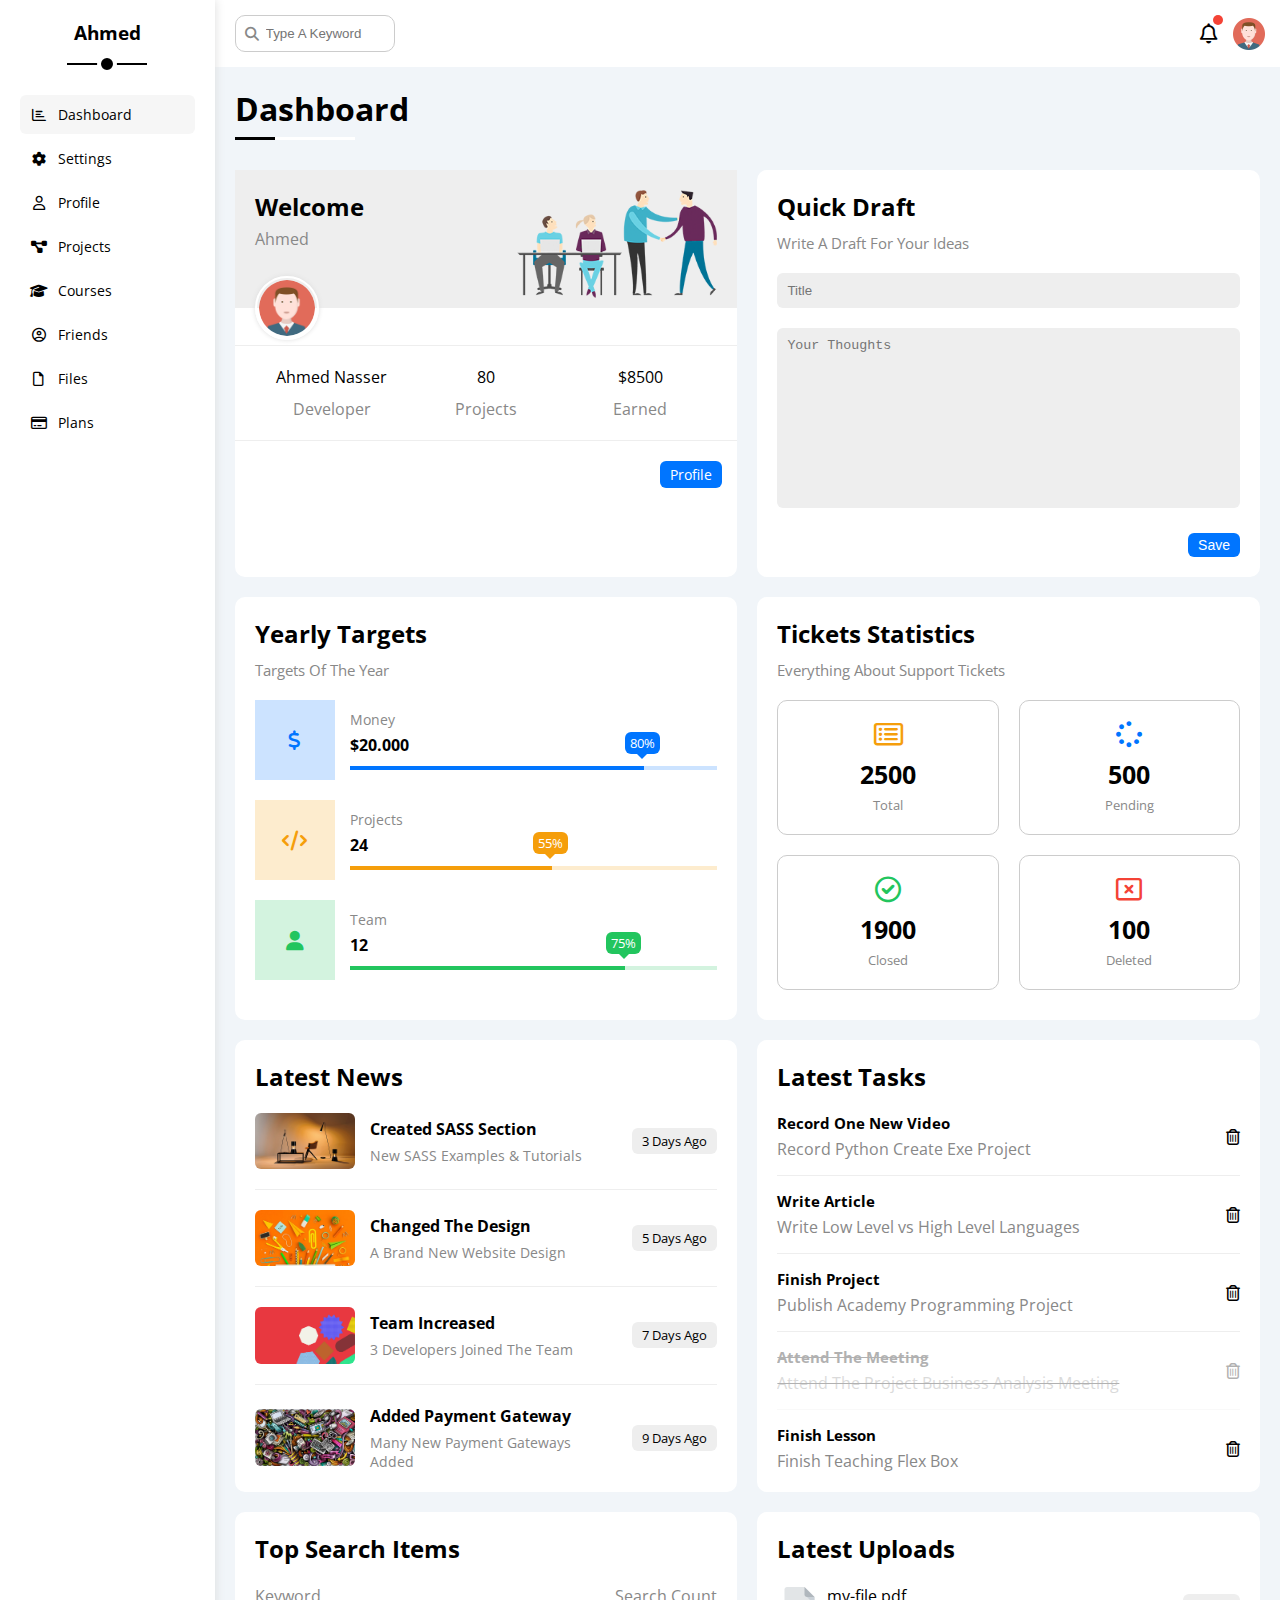
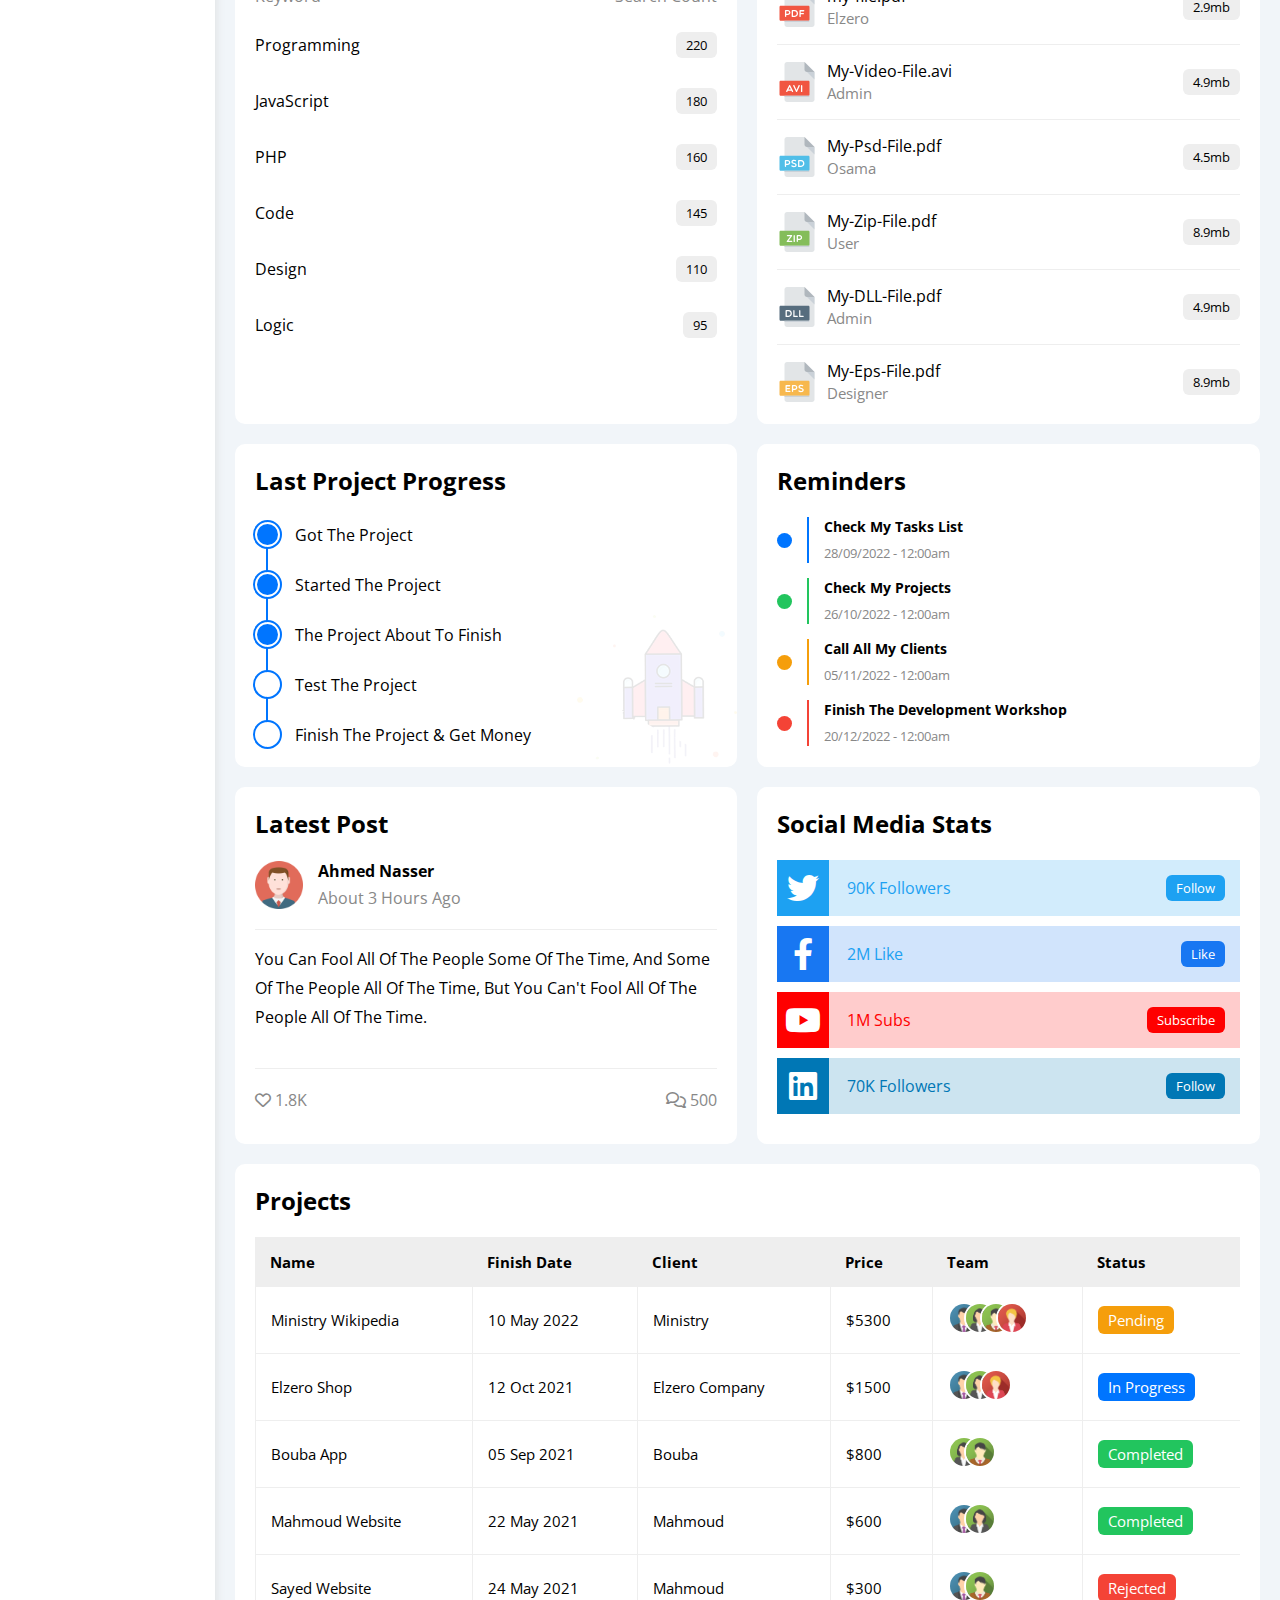
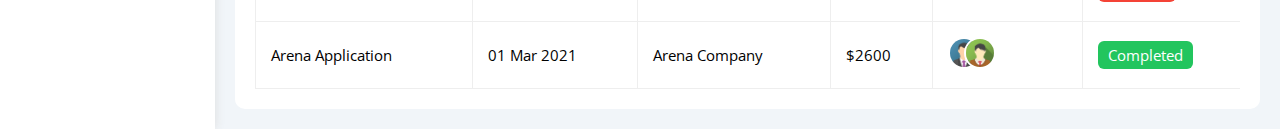
<file: index.html>
<!DOCTYPE html>
<html lang="en">
  <head>
    <meta charset="UTF-8" />
    <meta http-equiv="X-UA-Compatible" content="IE=edge" />
    <meta name="viewport" content="width=device-width, initial-scale=1.0" />
    <title>Dashboard</title>
    <link rel="stylesheet" href="css/all.min.css" />
    <link rel="stylesheet" href="css/framework.css" />
    <link rel="stylesheet" href="css/master.css" />
    <link rel="preconnect" href="https://fonts.googleapis.com" />
    <link rel="preconnect" href="https://fonts.gstatic.com" crossorigin />
    <link
      href="https://fonts.googleapis.com/css2?family=Open+Sans:wght@300;500&display=swap"
      rel="stylesheet"
    />
  </head>
  <body>
    <div class="page flex">
      <div class="sidebar p-20 bg-white relative">
        <h3 class="txt-c relative">Ahmed</h3>
        <ul>
          <li>
            <a
              href="index.html"
              class="active p-10 c-black fs-14 flex align-items rad-6"
            >
              <i class="fa-regular fa-chart-bar fa-fw"></i>
              <span class="hide-mobile">Dashboard</span>
            </a>
          </li>
          <li>
            <a
              href="settings.html"
              class="p-10 c-black fs-14 flex align-items rad-6"
            >
              <i class="fa-solid fa-gear fa-fw"></i>
              <span class="hide-mobile">Settings</span>
            </a>
          </li>
          <li>
            <a
              href="profile.html"
              class="p-10 c-black fs-14 flex align-items rad-6"
            >
              <i class="fa-regular fa-user fa-fw"></i>
              <span class="hide-mobile">Profile</span>
            </a>
          </li>
          <li>
            <a
              href="projects.html"
              class="p-10 c-black fs-14 flex align-items rad-6"
            >
              <i class="fa-solid fa-diagram-project fa-fw"></i>
              <span class="hide-mobile">Projects</span>
            </a>
          </li>
          <li>
            <a
              href="courses.html"
              class="p-10 c-black fs-14 flex align-items rad-6"
            >
              <i class="fa-solid fa-graduation-cap fa-fw"></i>
              <span class="hide-mobile">Courses</span>
            </a>
          </li>
          <li>
            <a
              href="friends.html"
              class="p-10 c-black fs-14 flex align-items rad-6"
            >
              <i class="fa-regular fa-circle-user fa-fw"></i>
              <span class="hide-mobile">Friends</span>
            </a>
          </li>
          <li>
            <a
              href="files.html"
              class="p-10 c-black fs-14 flex align-items rad-6"
            >
              <i class="fa-regular fa-file fa-fw"></i>
              <span class="hide-mobile">Files</span>
            </a>
          </li>
          <li>
            <a
              href="plans.html"
              class="p-10 c-black fs-14 flex align-items rad-6"
            >
              <i class="fa-regular fa-credit-card fa-fw"></i>
              <span class="hide-mobile">Plans</span>
            </a>
          </li>
        </ul>
      </div>
      <div class="content w-full">
        <nav class="p-15 between-flex bg-white">
          <div class="search relative">
            <input
              class="p-10 rad-10"
              type="text"
              placeholder="Type A Keyword"
            />
          </div>
          <div class="icons flex align-items">
            <span class="relative notification">
              <i class="fa-regular fa-bell fa-lg"></i>
            </span>
            <img src="imgs\\avatar.png" alt="" />
          </div>
        </nav>
        <h1 class="relative">Dashboard</h1>
        <div class="wrapper grid gap-20 m-20">
          <div class="welcome rad-10 bg-white txt-c-mobile">
            <div class="intro bg-eee flex space-between p-20">
              <div>
                <h2>Welcome</h2>
                <p class="c-grey">Ahmed</p>
              </div>
              <img class="hide-mobile" src="imgs\\welcome.png" alt="" />
            </div>
            <img class="avatar" src="imgs\avatar.png" alt="" />
            <div class="body p-20 txt-c flex">
              <div>
                Ahmed Nasser
                <p class="c-grey mt-10">Developer</p>
              </div>
              <div>
                80
                <p class="c-grey mt-10">Projects</p>
              </div>
              <div>
                $8500
                <p class="c-grey mt-10">Earned</p>
              </div>
            </div>
            <a
              href="profile.html"
              class="visit btn-shape table bg-blue c-white fs-14"
              >Profile</a
            >
          </div>
          <div class="quick-draft p-20 rad-10 bg-white">
            <h2 class="mb-10">Quick Draft</h2>
            <p class="c-grey fs-15 mb-20">Write A Draft For Your Ideas</p>
            <form action="">
              <input
                type="text"
                placeholder="Title"
                class="p-10 bg-eee w-full rad-6 mb-20"
              />
              <textarea
                placeholder="Your Thoughts"
                class="bg-eee w-full p-10 rad-6 mb-20"
              ></textarea>
              <input
                type="submit"
                value="Save"
                class="btn-shape table bg-blue c-white fs-14"
              />
            </form>
          </div>
          <div class="targets p-20 rad-10 bg-white">
            <h2 class="mb-10">Yearly Targets</h2>
            <p class="c-grey fs-15 mb-20">Targets Of The Year</p>
            <div class="target mb-20 center-flex">
              <div class="icon center-flex">
                <i class="fa-solid fa-dollar-sign fa-lg c-blue"></i>
              </div>
              <div class="details">
                <p class="fs-14 c-grey">Money</p>
                <p class="mt-5 mb-10 fw-bold">$20.000</p>
                <div class="progress-handler relative w-full">
                  <span style="width: 80%">
                    <span class="c-white rad-6">80%</span></span
                  >
                </div>
              </div>
            </div>
            <div class="target mb-20 center-flex">
              <div class="icon center-flex">
                <i class="fa-solid fa-code fa-lg c-orange"></i>
              </div>
              <div class="details">
                <p class="fs-14 c-grey">Projects</p>
                <p class="mt-5 mb-10 fw-bold">24</p>
                <div class="progress-handler relative w-full">
                  <span style="width: 55%">
                    <span class="c-white rad-6">55%</span></span
                  >
                </div>
              </div>
            </div>
            <div class="target mb-20 center-flex">
              <div class="icon center-flex">
                <i class="fa-solid fa-user fa-lg c-green"></i>
              </div>
              <div class="details">
                <p class="fs-14 c-grey">Team</p>
                <p class="mt-5 mb-10 fw-bold">12</p>
                <div class="progress-handler relative w-full">
                  <span style="width: 75%">
                    <span class="c-white rad-6">75%</span></span
                  >
                </div>
              </div>
            </div>
          </div>
          <div class="tickets bg-white p-20 rad-10">
            <h2>Tickets Statistics</h2>
            <p class="c-grey fs-15 mb-20 mt-10">
              Everything About Support Tickets
            </p>
            <div class="tickets-container flex f-wrap gap-20 txt-c">
              <div class="box p-20 rad-10 fs-13 c-grey">
                <i
                  class="fa-regular fa-rectangle-list fa-2x mb-10 c-orange"
                ></i>
                <span class="block c-black fw-bold fs-25 mb-5">2500</span>
                <span>Total</span>
              </div>
              <div class="box p-20 rad-10 fs-13 c-grey">
                <i class="fa-solid fa-spinner fa-2x mb-10 c-blue"></i>
                <span class="block c-black fw-bold fs-25 mb-5">500</span>
                <span>Pending</span>
              </div>
              <div class="box p-20 rad-10 fs-13 c-grey">
                <i class="fa-regular fa-circle-check fa-2x mb-10 c-green"></i>
                <span class="block c-black fw-bold fs-25 mb-5">1900</span>
                <span>Closed</span>
              </div>
              <div class="box p-20 rad-10 fs-13 c-grey">
                <i class="fa-regular fa-rectangle-xmark fa-2x mb-10 c-red"></i>
                <span class="block c-black fw-bold fs-25 mb-5">100</span>
                <span>Deleted</span>
              </div>
            </div>
          </div>
          <div class="latest-news bg-white p-20 rad-10">
            <h2 class="mb-20 txt-c-mobile">Latest News</h2>
            <div
              class="news flex gap-15 align-items txt-c-mobile direction-mobile"
            >
              <img src="imgs\\news-01.png" alt="" class="rad-6" />
              <div class="info">
                <h3>Created SASS Section</h3>
                <p class="c-grey fs-14">New SASS Examples & Tutorials</p>
              </div>
              <div class="label btn-shape bg-eee fs-13">3 Days Ago</div>
            </div>
            <div
              class="news flex gap-15 align-items txt-c-mobile direction-mobile"
            >
              <img src="imgs\\news-02.png" alt="" class="rad-6" />
              <div class="info">
                <h3>Changed The Design</h3>
                <p class="c-grey fs-14">A Brand New Website Design</p>
              </div>
              <div class="label btn-shape bg-eee fs-13">5 Days Ago</div>
            </div>
            <div
              class="news flex gap-15 align-items txt-c-mobile direction-mobile"
            >
              <img src="imgs\\news-03.png" alt="" class="rad-6" />
              <div class="info">
                <h3>Team Increased</h3>
                <p class="c-grey fs-14">3 Developers Joined The Team</p>
              </div>
              <div class="label btn-shape bg-eee fs-13">7 Days Ago</div>
            </div>
            <div
              class="news flex gap-15 align-items txt-c-mobile direction-mobile"
            >
              <img src="imgs\\news-04.png" alt="" class="rad-6" />
              <div class="info">
                <h3>Added Payment Gateway</h3>
                <p class="c-grey fs-14">Many New Payment Gateways Added</p>
              </div>
              <div class="label btn-shape bg-eee fs-13">9 Days Ago</div>
            </div>
          </div>
          <div class="latest-tasks bg-white p-20 rad-10">
            <h2 class="mb-20">Latest Tasks</h2>
            <div class="task between-flex">
              <div class="info">
                <h3 class="mb-5 fs-15">Record One New Video</h3>
                <p class="c-grey">Record Python Create Exe Project</p>
              </div>
              <i class="fa-regular fa-trash-can"></i>
            </div>
            <div class="task between-flex">
              <div class="info">
                <h3 class="mb-5 fs-15">Write Article</h3>
                <p class="c-grey">Write Low Level vs High Level Languages</p>
              </div>
              <i class="fa-regular fa-trash-can"></i>
            </div>
            <div class="task between-flex">
              <div class="info">
                <h3 class="mb-5 fs-15">Finish Project</h3>
                <p class="c-grey">Publish Academy Programming Project</p>
              </div>
              <i class="fa-regular fa-trash-can"></i>
            </div>
            <div class="task between-flex">
              <div class="info">
                <h3 class="mb-5 fs-15">Attend The Meeting</h3>
                <p class="c-grey">
                  Attend The Project Business Analysis Meeting
                </p>
              </div>
              <i class="fa-regular fa-trash-can"></i>
            </div>
            <div class="task between-flex">
              <div class="info">
                <h3 class="mb-5 fs-15">Finish Lesson</h3>
                <p class="c-grey">Finish Teaching Flex Box</p>
              </div>
              <i class="fa-regular fa-trash-can"></i>
            </div>
          </div>
          <div class="top-search-items bg-white p-20 rad-10">
            <h2 class="mb-20">Top Search Items</h2>
            <div class="head c-grey between-flex mb-10">
              <div>Keyword</div>
              <div>Search Count</div>
            </div>
            <div class="item between-flex pb-15 pt-15">
              <div class="keyword">Programming</div>
              <div class="count bg-eee fs-13 btn-shape">220</div>
            </div>
            <div class="item between-flex pb-15 pt-15">
              <div class="keyword">JavaScript</div>
              <div class="count bg-eee fs-13 btn-shape">180</div>
            </div>
            <div class="item between-flex pb-15 pt-15">
              <div class="keyword">PHP</div>
              <div class="count bg-eee fs-13 btn-shape">160</div>
            </div>
            <div class="item between-flex pb-15 pt-15">
              <div class="keyword">Code</div>
              <div class="count bg-eee fs-13 btn-shape">145</div>
            </div>
            <div class="item between-flex pb-15 pt-15">
              <div class="keyword">Design</div>
              <div class="count bg-eee fs-13 btn-shape">110</div>
            </div>
            <div class="item between-flex pb-15 pt-15">
              <div class="keyword">Logic</div>
              <div class="count bg-eee fs-13 btn-shape">95</div>
            </div>
          </div>
          <div class="latest-uploads bg-white p-20 rad-10">
            <h2 class="mb-20">Latest Uploads</h2>
            <div class="upload-item between-flex">
              <div class="info flex align-items gap-10">
                <img src="imgs/pdf.svg" alt="" />
                <div>
                  <p>my-file.pdf</p>
                  <span class="c-grey fs-15">Elzero</span>
                </div>
              </div>
              <div class="size btn-shape bg-eee fs-13">2.9mb</div>
            </div>
            <div class="upload-item between-flex">
              <div class="info flex align-items gap-10">
                <img src="imgs/avi.svg" alt="" />
                <div>
                  <p>My-Video-File.avi</p>
                  <span class="c-grey fs-15">Admin</span>
                </div>
              </div>
              <div class="size btn-shape bg-eee fs-13">4.9mb</div>
            </div>
            <div class="upload-item between-flex">
              <div class="info flex align-items gap-10">
                <img src="imgs/psd.svg" alt="" />
                <div>
                  <p>My-Psd-File.pdf</p>
                  <span class="c-grey fs-15">Osama</span>
                </div>
              </div>
              <div class="size btn-shape bg-eee fs-13">4.5mb</div>
            </div>
            <div class="upload-item between-flex">
              <div class="info flex align-items gap-10">
                <img src="imgs/zip.svg" alt="" />
                <div>
                  <p>My-Zip-File.pdf</p>
                  <span class="c-grey fs-15">User</span>
                </div>
              </div>
              <div class="size btn-shape bg-eee fs-13">8.9mb</div>
            </div>
            <div class="upload-item between-flex">
              <div class="info flex align-items gap-10">
                <img src="imgs/dll.svg" alt="" />
                <div>
                  <p>My-DLL-File.pdf</p>
                  <span class="c-grey fs-15">Admin</span>
                </div>
              </div>
              <div class="size btn-shape bg-eee fs-13">4.9mb</div>
            </div>
            <div class="upload-item between-flex">
              <div class="info flex align-items gap-10">
                <img src="imgs/eps.svg" alt="" />
                <div>
                  <p>My-Eps-File.pdf</p>
                  <span class="c-grey fs-15">Designer</span>
                </div>
              </div>
              <div class="size btn-shape bg-eee fs-13">8.9mb</div>
            </div>
          </div>
          <div class="last-project bg-white rad-10 p-20 relative">
            <h2 class="mb-20">Last Project Progress</h2>
            <ul class="relative">
              <li class="flex gap-15 align-items mt-25">
                <div class="circle"></div>
                Got The Project
              </li>
              <li class="flex gap-15 align-items mt-25">
                <div class="circle"></div>
                Started The Project
              </li>
              <li class="flex gap-15 align-items mt-25">
                <div class="circle"></div>
                The Project About To Finish
              </li>
              <li class="flex gap-15 align-items mt-25">
                <div class="circle"></div>
                Test The Project
              </li>
              <li class="flex gap-15 align-items mt-25">
                <div class="circle"></div>
                Finish The Project & Get Money
              </li>
            </ul>
            <img src="imgs\project.png" alt="" class="hide-mobile" />
          </div>
          <div class="remainders bg-white p-20 rad-10">
            <h2 class="mb-20">Reminders</h2>
            <div class="remainder flex align-items mt-15">
              <div class="circle rad-half bg-blue"></div>
              <div class="info blue pl-15">
                <p class="mb-5 fw-bold fs-14">Check My Tasks List</p>
                <span class="c-grey fs-13">28/09/2022 - 12:00am</span>
              </div>
            </div>
            <div class="remainder flex align-items mt-15">
              <div class="circle rad-half bg-green"></div>
              <div class="info green pl-15">
                <p class="mb-5 fw-bold fs-14">Check My Projects</p>
                <span class="c-grey fs-13">26/10/2022 - 12:00am</span>
              </div>
            </div>
            <div class="remainder flex align-items mt-15">
              <div class="circle rad-half bg-orange"></div>
              <div class="info orange pl-15">
                <p class="mb-5 fw-bold fs-14">Call All My Clients</p>
                <span class="c-grey fs-13">05/11/2022 - 12:00am</span>
              </div>
            </div>
            <div class="remainder flex align-items mt-15">
              <div class="circle rad-half bg-red"></div>
              <div class="info red pl-15">
                <p class="mb-5 fw-bold fs-14">
                  Finish The Development Workshop
                </p>
                <span class="c-grey fs-13">20/12/2022 - 12:00am</span>
              </div>
            </div>
          </div>
          <div class="latest-post bg-white p-20 rad-10">
            <h2 class="mb-20">Latest Post</h2>
            <div class="head flex align-items gap-15">
              <img src="imgs\\avatar.png" alt="" />
              <div class="info">
                <p class="fw-bold mb-5">Ahmed Nasser</p>
                <span class="c-grey">About 3 Hours Ago</span>
              </div>
            </div>
            <div class="body mb-20 mt-20 txt-c-mobile">
              You Can Fool All Of The People Some Of The Time, And Some Of The
              People All Of The Time, But You Can't Fool All Of The People All
              Of The Time.
            </div>
            <div class="post-stats between-flex c-grey">
              <div>
                <i class="fa-regular fa-heart"></i>
                1.8K
              </div>
              <div>
                <i class="fa-regular fa-comments"></i>
                500
              </div>
            </div>
          </div>
          <div class="social-media bg-white rad-10 p-20">
            <h2 class="mb-20">Social Media Stats</h2>
            <div class="box mb-10 relative p-15 between-flex">
              <i
                class="fa-brands fa-twitter fa-2x c-white center-flex h-full"
              ></i>
              <span>90K Followers</span>
              <a href="" class="btn-shape c-white fs-13">Follow</a>
            </div>
            <div class="box mb-10 relative p-15 between-flex">
              <i
                class="fa-brands fa-facebook-f fa-2x c-white h-full center-flex"
              ></i>
              <span>2M Like</span>
              <a href="" class="btn-shape c-white fs-13">Like</a>
            </div>
            <div class="box mb-10 relative p-15 between-flex">
              <i
                class="fa-brands fa-youtube fa-2x c-white h-full center-flex"
              ></i>
              <span>1M Subs</span>
              <a href="" class="btn-shape c-white fs-13">Subscribe</a>
            </div>
            <div class="box mb-10 relative p-15 between-flex">
              <i
                class="fa-brands fa-linkedin fa-2x c-white h-full center-flex"
              ></i>
              <span>70K Followers</span>
              <a href="" class="btn-shape c-white fs-13">Follow</a>
            </div>
          </div>
        </div>
        <div class="projects bg-white rad-10 p-20 m-20">
          <h2 class="mb-20">Projects</h2>
          <div class="responsive-table">
            <table class="fs-15 w-full">
              <thead>
                <tr>
                  <td>Name</td>
                  <td>Finish Date</td>
                  <td>Client</td>
                  <td>Price</td>
                  <td>Team</td>
                  <td>Status</td>
                </tr>
              </thead>
              <tbody>
                <tr>
                  <td>Ministry Wikipedia</td>
                  <td>10 May 2022</td>
                  <td>Ministry</td>
                  <td>$5300</td>
                  <td>
                    <img src="imgs\\team-01.png" alt="" />
                    <img src="imgs\\team-02.png" alt="" />
                    <img src="imgs\\team-03.png" alt="" />
                    <img src="imgs\\team-05.png" alt="" />
                  </td>
                  <td>
                    <span class="btn-shape c-white bg-orange">Pending</span>
                  </td>
                </tr>
                <tr>
                  <td>Elzero Shop</td>
                  <td>12 Oct 2021</td>
                  <td>Elzero Company</td>
                  <td>$1500</td>
                  <td>
                    <img src="imgs\\team-01.png" alt="" />
                    <img src="imgs\\team-02.png" alt="" />
                    <img src="imgs\\team-05.png" alt="" />
                  </td>
                  <td>
                    <span class="btn-shape c-white bg-blue">In Progress</span>
                  </td>
                </tr>
                <tr>
                  <td>Bouba App</td>
                  <td>05 Sep 2021</td>
                  <td>Bouba</td>
                  <td>$800</td>
                  <td>
                    <img src="imgs\\team-02.png" alt="" />
                    <img src="imgs\\team-03.png" alt="" />
                  </td>
                  <td>
                    <span class="btn-shape c-white bg-green">Completed</span>
                  </td>
                </tr>
                <tr>
                  <td>Mahmoud Website</td>
                  <td>22 May 2021</td>
                  <td>Mahmoud</td>
                  <td>$600</td>
                  <td>
                    <img src="imgs\\team-01.png" alt="" />
                    <img src="imgs\\team-02.png" alt="" />
                  </td>
                  <td>
                    <span class="btn-shape c-white bg-green">Completed</span>
                  </td>
                </tr>
                <tr>
                  <td>Sayed Website</td>
                  <td>24 May 2021</td>
                  <td>Mahmoud</td>
                  <td>$300</td>
                  <td>
                    <img src="imgs\\team-01.png" alt="" />
                    <img src="imgs\\team-03.png" alt="" />
                  </td>
                  <td>
                    <span class="btn-shape c-white bg-red">Rejected</span>
                  </td>
                </tr>
                <tr>
                  <td>Arena Application</td>
                  <td>01 Mar 2021</td>
                  <td>Arena Company</td>
                  <td>$2600</td>
                  <td>
                    <img src="imgs\\team-01.png" alt="" />
                    <img src="imgs\\team-03.png" alt="" />
                  </td>
                  <td>
                    <span class="btn-shape c-white bg-green">Completed</span>
                  </td>
                </tr>
              </tbody>
            </table>
          </div>
        </div>
      </div>
    </div>
  </body>
</html>
</file>
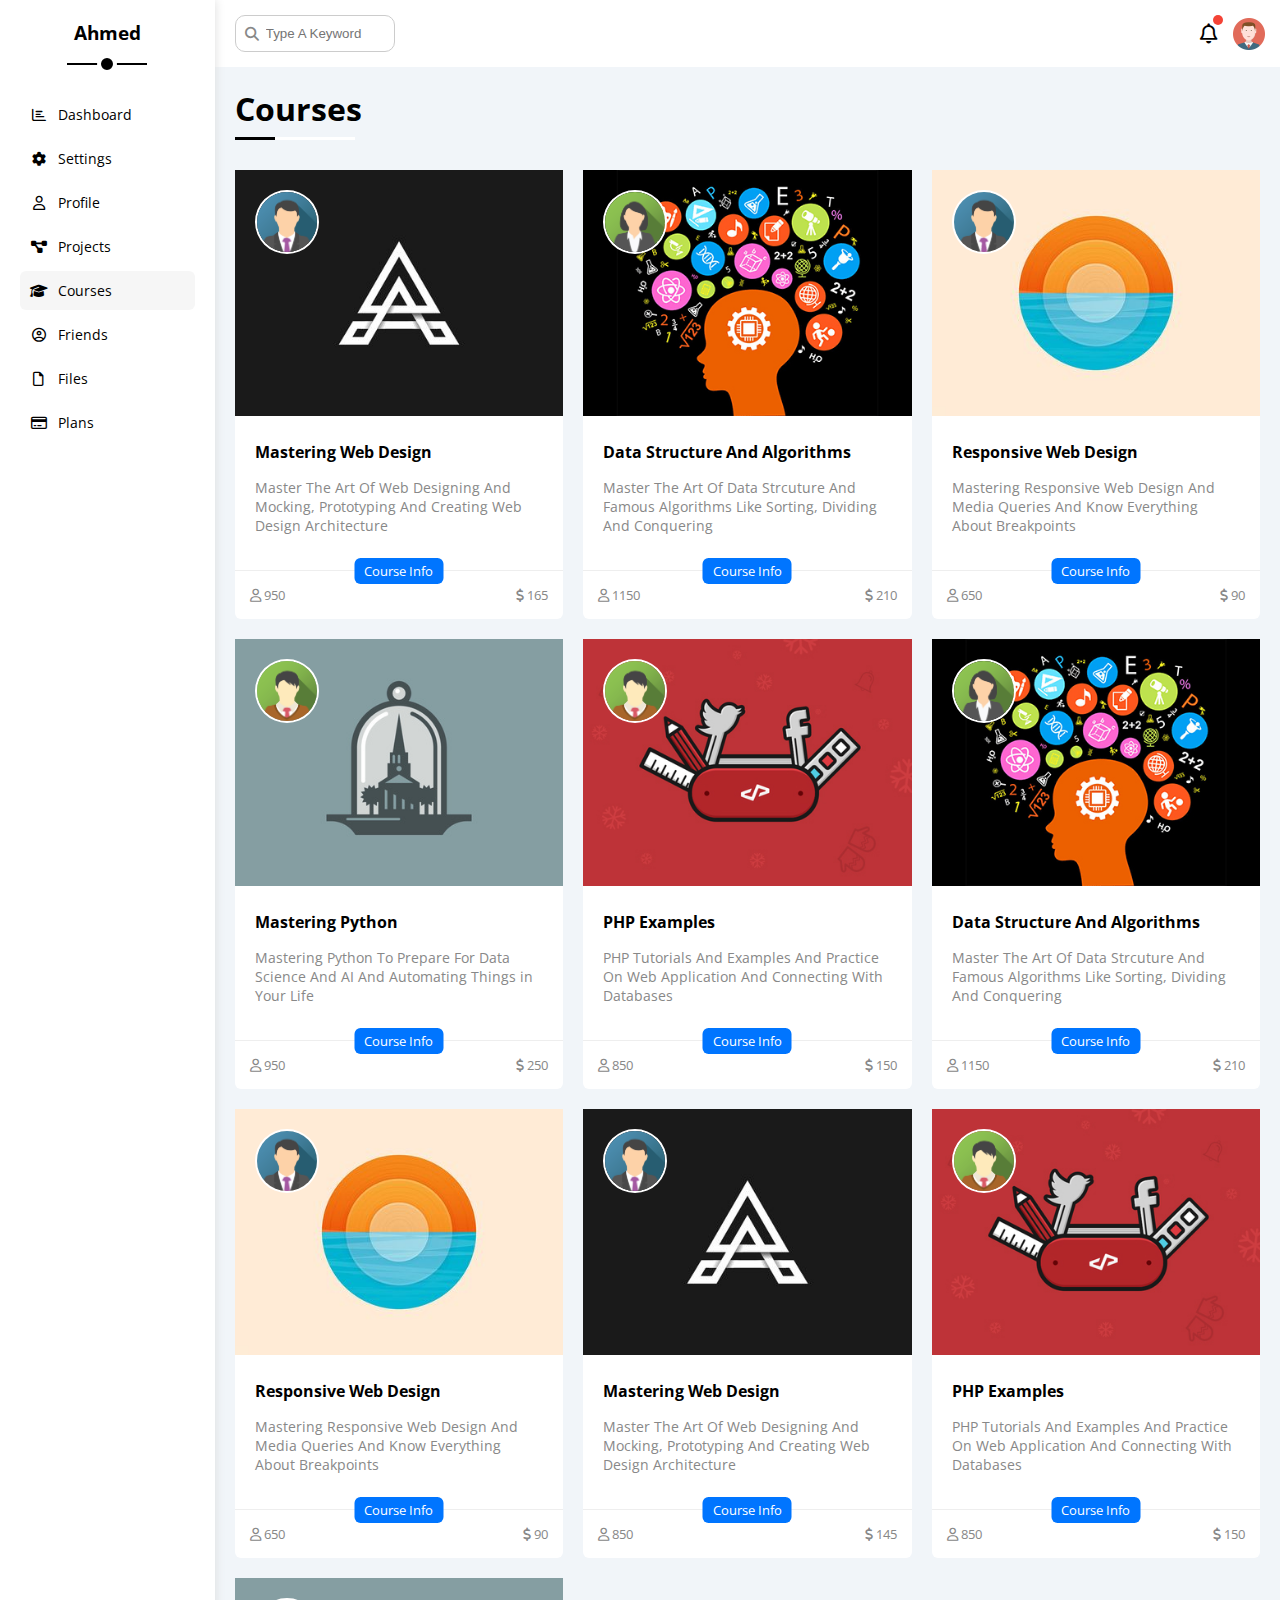
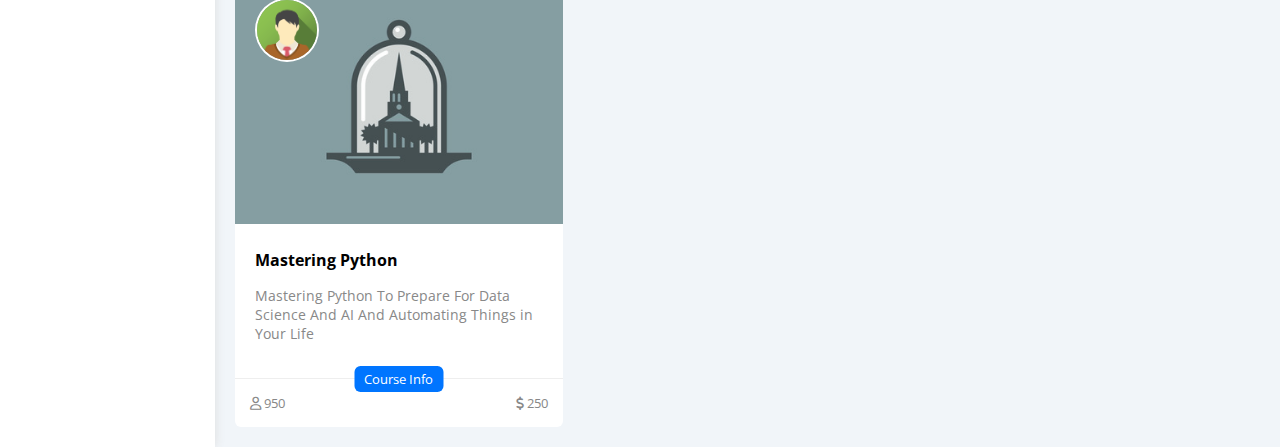
<file: courses.html>
<!DOCTYPE html>
<html lang="en">
  <head>
    <meta charset="UTF-8" />
    <meta http-equiv="X-UA-Compatible" content="IE=edge" />
    <meta name="viewport" content="width=device-width, initial-scale=1.0" />
    <title>Courses</title>
    <link rel="stylesheet" href="css/all.min.css" />
    <link rel="stylesheet" href="css/framework.css" />
    <link rel="stylesheet" href="css/master.css" />
    <link rel="preconnect" href="https://fonts.googleapis.com" />
    <link rel="preconnect" href="https://fonts.gstatic.com" crossorigin />
    <link
      href="https://fonts.googleapis.com/css2?family=Open+Sans:wght@300;500&display=swap"
      rel="stylesheet"
    />
  </head>
  <body>
    <div class="page flex">
      <div class="sidebar p-20 bg-white relative">
        <h3 class="txt-c relative">Ahmed</h3>
        <ul>
          <li>
            <a
              href="index.html"
              class="p-10 c-black fs-14 flex align-items rad-6"
            >
              <i class="fa-regular fa-chart-bar fa-fw"></i>
              <span class="hide-mobile">Dashboard</span>
            </a>
          </li>
          <li>
            <a
              href="settings.html"
              class="p-10 c-black fs-14 flex align-items rad-6"
            >
              <i class="fa-solid fa-gear fa-fw"></i>
              <span class="hide-mobile">Settings</span>
            </a>
          </li>
          <li>
            <a
              href="profile.html"
              class="p-10 c-black fs-14 flex align-items rad-6"
            >
              <i class="fa-regular fa-user fa-fw"></i>
              <span class="hide-mobile">Profile</span>
            </a>
          </li>
          <li>
            <a
              href="projects.html"
              class="p-10 c-black fs-14 flex align-items rad-6"
            >
              <i class="fa-solid fa-diagram-project fa-fw"></i>
              <span class="hide-mobile">Projects</span>
            </a>
          </li>
          <li>
            <a
              href="courses.html"
              class="active p-10 c-black fs-14 flex align-items rad-6"
            >
              <i class="fa-solid fa-graduation-cap fa-fw"></i>
              <span class="hide-mobile">Courses</span>
            </a>
          </li>
          <li>
            <a
              href="friends.html"
              class="p-10 c-black fs-14 flex align-items rad-6"
            >
              <i class="fa-regular fa-circle-user fa-fw"></i>
              <span class="hide-mobile">Friends</span>
            </a>
          </li>
          <li>
            <a
              href="files.html"
              class="p-10 c-black fs-14 flex align-items rad-6"
            >
              <i class="fa-regular fa-file fa-fw"></i>
              <span class="hide-mobile">Files</span>
            </a>
          </li>
          <li>
            <a
              href="plans.html"
              class="p-10 c-black fs-14 flex align-items rad-6"
            >
              <i class="fa-regular fa-credit-card fa-fw"></i>
              <span class="hide-mobile">Plans</span>
            </a>
          </li>
        </ul>
      </div>
      <div class="content w-full">
        <nav class="p-15 between-flex bg-white">
          <div class="search relative">
            <input
              class="p-10 rad-10"
              type="text"
              placeholder="Type A Keyword"
            />
          </div>
          <div class="icons flex align-items">
            <span class="relative notification">
              <i class="fa-regular fa-bell fa-lg"></i>
            </span>
            <img src="imgs\\avatar.png" alt="" />
          </div>
        </nav>
        <h1 class="relative">Courses</h1>
        <div class="courses-page grid gap-20 m-20">
          <div class="course relative bg-white rad-6">
            <img src="imgs\team-01.png" alt="instructor1" class="instructor" />
            <img src="imgs\\course-01.jpg" alt="course1" class="mw-full" />
            <div class="p-20">
              <h4>Mastering Web Design</h4>
              <p class="c-grey fs-14 mb-15 mt-15">
                Master The Art Of Web Designing And Mocking, Prototyping And
                Creating Web Design Architecture
              </p>
            </div>
            <div class="info between-flex relative p-15">
              <span class="title btn-shape bg-blue c-white fs-13"
                >Course Info</span
              >
              <span class="c-grey fs-13">
                <i class="fa-regular fa-user"></i>950
              </span>
              <span class="fs-13 c-grey">
                <i class="fa-solid fa-dollar-sign"></i>165
              </span>
            </div>
          </div>
          <div class="course relative bg-white rad-6">
            <img src="imgs\team-02.png" alt="instructor2" class="instructor" />
            <img src="imgs\\course-02.jpg" alt="course2" class="mw-full" />
            <div class="p-20">
              <h4>Data Structure And Algorithms</h4>
              <p class="c-grey fs-14 mb-15 mt-15">
                Master The Art Of Data Strcuture And Famous Algorithms Like
                Sorting, Dividing And Conquering
              </p>
            </div>
            <div class="info between-flex relative p-15">
              <span class="title btn-shape bg-blue c-white fs-13"
                >Course Info</span
              >
              <span class="c-grey fs-13">
                <i class="fa-regular fa-user"></i>1150
              </span>
              <span class="fs-13 c-grey">
                <i class="fa-solid fa-dollar-sign"></i>210
              </span>
            </div>
          </div>
          <div class="course relative bg-white rad-6">
            <img src="imgs\team-01.png" alt="instructor3" class="instructor" />
            <img src="imgs\\course-03.jpg" alt="course3" class="mw-full" />
            <div class="p-20">
              <h4>Responsive Web Design</h4>
              <p class="c-grey fs-14 mb-15 mt-15">
                Mastering Responsive Web Design And Media Queries And Know
                Everything About Breakpoints
              </p>
            </div>
            <div class="info between-flex relative p-15">
              <span class="title btn-shape bg-blue c-white fs-13"
                >Course Info</span
              >
              <span class="c-grey fs-13">
                <i class="fa-regular fa-user"></i>650
              </span>
              <span class="fs-13 c-grey">
                <i class="fa-solid fa-dollar-sign"></i>90
              </span>
            </div>
          </div>
          <div class="course relative bg-white rad-6">
            <img src="imgs\team-03.png" alt="instructor4" class="instructor" />
            <img src="imgs\\course-04.jpg" alt="course4" class="mw-full" />
            <div class="p-20">
              <h4>Mastering Python</h4>
              <p class="c-grey fs-14 mb-15 mt-15">
                Mastering Python To Prepare For Data Science And AI And
                Automating Things in Your Life
              </p>
            </div>
            <div class="info between-flex relative p-15">
              <span class="title btn-shape bg-blue c-white fs-13"
                >Course Info</span
              >
              <span class="c-grey fs-13">
                <i class="fa-regular fa-user"></i>950
              </span>
              <span class="fs-13 c-grey">
                <i class="fa-solid fa-dollar-sign"></i>250
              </span>
            </div>
          </div>
          <div class="course relative bg-white rad-6">
            <img src="imgs\team-03.png" alt="instructor5" class="instructor" />
            <img src="imgs\\course-05.jpg" alt="course5" class="mw-full" />
            <div class="p-20">
              <h4>PHP Examples</h4>
              <p class="c-grey fs-14 mb-15 mt-15">
                PHP Tutorials And Examples And Practice On Web Application And
                Connecting With Databases
              </p>
            </div>
            <div class="info between-flex relative p-15">
              <span class="title btn-shape bg-blue c-white fs-13"
                >Course Info</span
              >
              <span class="c-grey fs-13">
                <i class="fa-regular fa-user"></i>850
              </span>
              <span class="fs-13 c-grey">
                <i class="fa-solid fa-dollar-sign"></i>150
              </span>
            </div>
          </div>
          <div class="course relative bg-white rad-6">
            <img src="imgs\team-02.png" alt="instructor1" class="instructor" />
            <img src="imgs\\course-02.jpg" alt="course1" class="mw-full" />
            <div class="p-20">
              <h4>Data Structure And Algorithms</h4>
              <p class="c-grey fs-14 mb-15 mt-15">
                Master The Art Of Data Strcuture And Famous Algorithms Like
                Sorting, Dividing And Conquering
              </p>
            </div>
            <div class="info between-flex relative p-15">
              <span class="title btn-shape bg-blue c-white fs-13"
                >Course Info</span
              >
              <span class="c-grey fs-13">
                <i class="fa-regular fa-user"></i>1150
              </span>
              <span class="fs-13 c-grey">
                <i class="fa-solid fa-dollar-sign"></i>210
              </span>
            </div>
          </div>
          <div class="course relative bg-white rad-6">
            <img src="imgs\team-01.png" alt="instructor1" class="instructor" />
            <img src="imgs\\course-03.jpg" alt="course1" class="mw-full" />
            <div class="p-20">
              <h4>Responsive Web Design</h4>
              <p class="c-grey fs-14 mb-15 mt-15">
                Mastering Responsive Web Design And Media Queries And Know
                Everything About Breakpoints
              </p>
            </div>
            <div class="info between-flex relative p-15">
              <span class="title btn-shape bg-blue c-white fs-13"
                >Course Info</span
              >
              <span class="c-grey fs-13">
                <i class="fa-regular fa-user"></i>650
              </span>
              <span class="fs-13 c-grey">
                <i class="fa-solid fa-dollar-sign"></i>90
              </span>
            </div>
          </div>
          <div class="course relative bg-white rad-6">
            <img src="imgs\team-01.png" alt="instructor1" class="instructor" />
            <img src="imgs\\course-01.jpg" alt="course1" class="mw-full" />
            <div class="p-20">
              <h4>Mastering Web Design</h4>
              <p class="c-grey fs-14 mb-15 mt-15">
                Master The Art Of Web Designing And Mocking, Prototyping And
                Creating Web Design Architecture
              </p>
            </div>
            <div class="info between-flex relative p-15">
              <span class="title btn-shape bg-blue c-white fs-13"
                >Course Info</span
              >
              <span class="c-grey fs-13">
                <i class="fa-regular fa-user"></i>850
              </span>
              <span class="fs-13 c-grey">
                <i class="fa-solid fa-dollar-sign"></i>145
              </span>
            </div>
          </div>
          <div class="course relative bg-white rad-6">
            <img src="imgs\team-03.png" alt="instructor1" class="instructor" />
            <img src="imgs\\course-05.jpg" alt="course1" class="mw-full" />
            <div class="p-20">
              <h4>PHP Examples</h4>
              <p class="c-grey fs-14 mb-15 mt-15">
                PHP Tutorials And Examples And Practice On Web Application And
                Connecting With Databases
              </p>
            </div>
            <div class="info between-flex relative p-15">
              <span class="title btn-shape bg-blue c-white fs-13"
                >Course Info</span
              >
              <span class="c-grey fs-13">
                <i class="fa-regular fa-user"></i>850
              </span>
              <span class="fs-13 c-grey">
                <i class="fa-solid fa-dollar-sign"></i>150
              </span>
            </div>
          </div>
          <div class="course relative bg-white rad-6">
            <img src="imgs\team-03.png" alt="instructor1" class="instructor" />
            <img src="imgs\\course-04.jpg" alt="course1" class="mw-full" />
            <div class="p-20">
              <h4>Mastering Python</h4>
              <p class="c-grey fs-14 mb-15 mt-15">
                Mastering Python To Prepare For Data Science And AI And
                Automating Things in Your Life
              </p>
            </div>
            <div class="info between-flex relative p-15">
              <span class="title btn-shape bg-blue c-white fs-13"
                >Course Info</span
              >
              <span class="c-grey fs-13">
                <i class="fa-regular fa-user"></i>950
              </span>
              <span class="fs-13 c-grey">
                <i class="fa-solid fa-dollar-sign"></i>250
              </span>
            </div>
          </div>
        </div>
      </div>
    </div>
  </body>
</html>
</file>
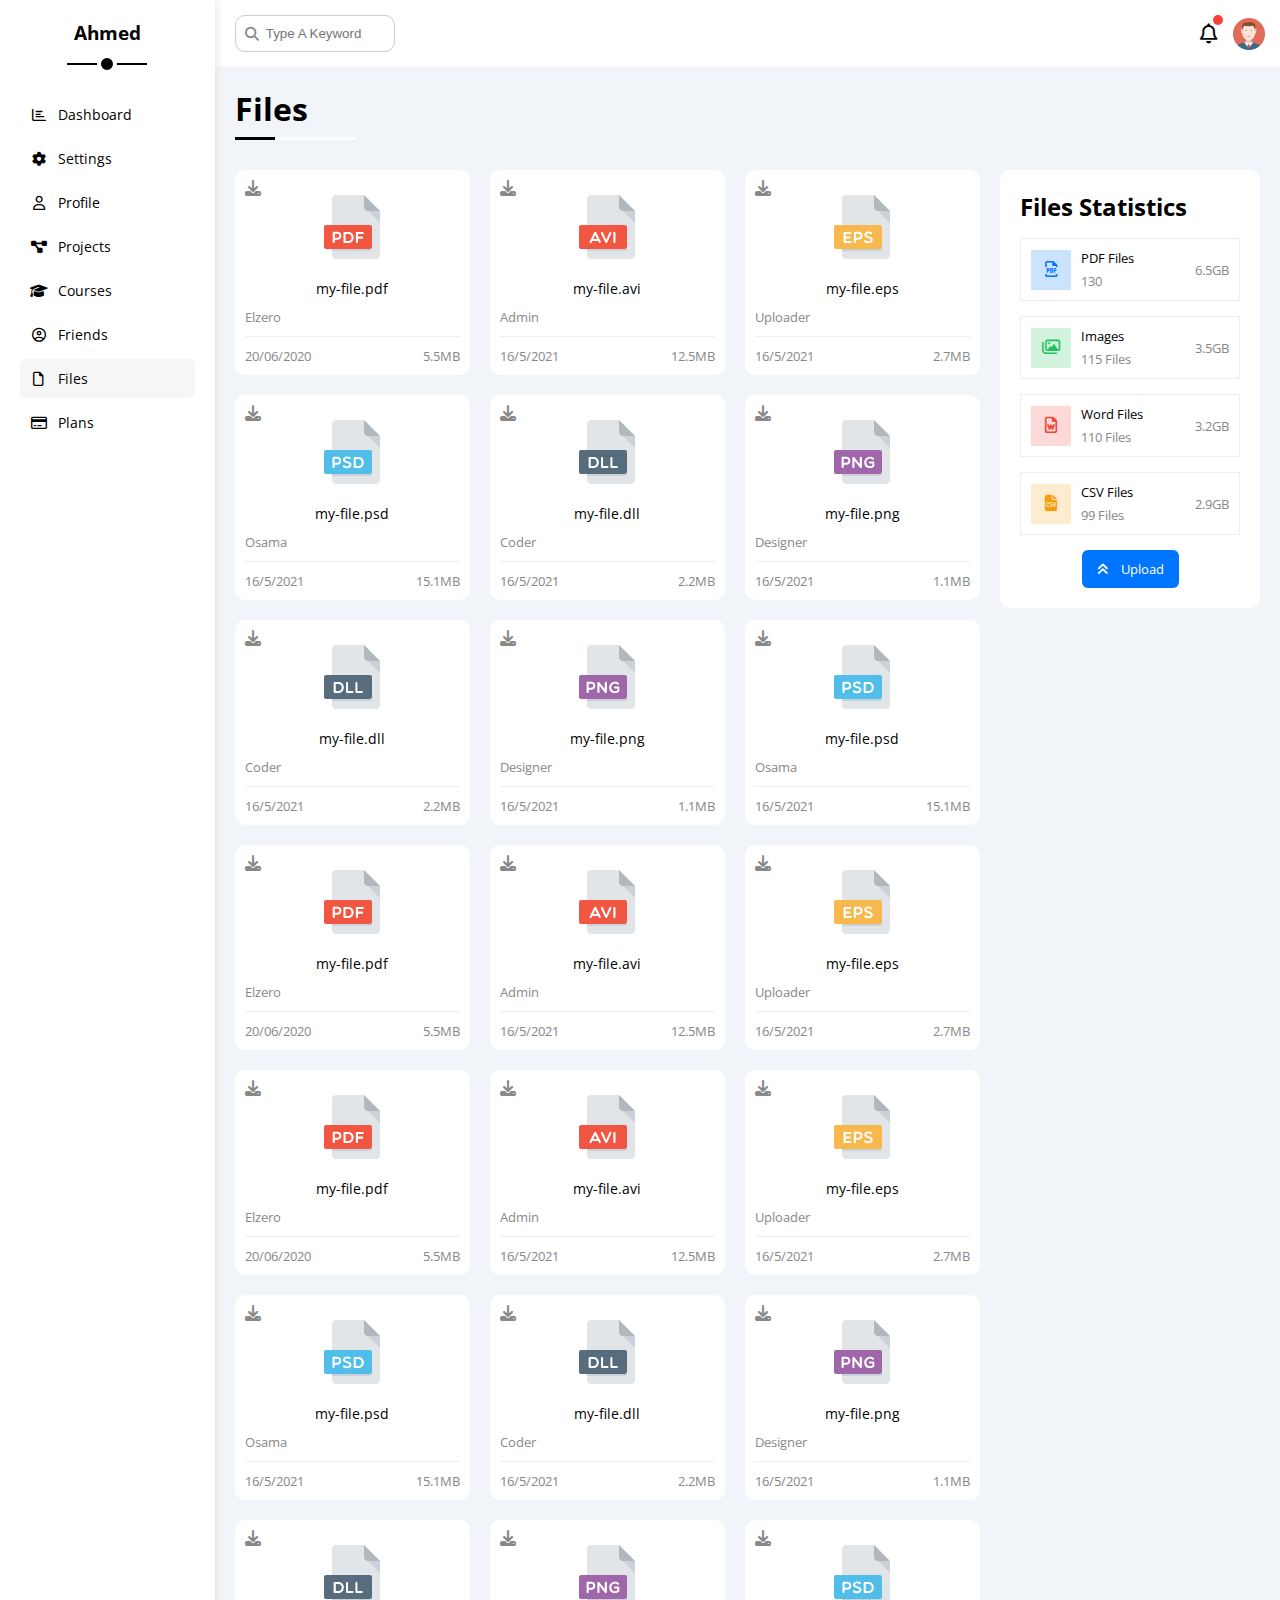
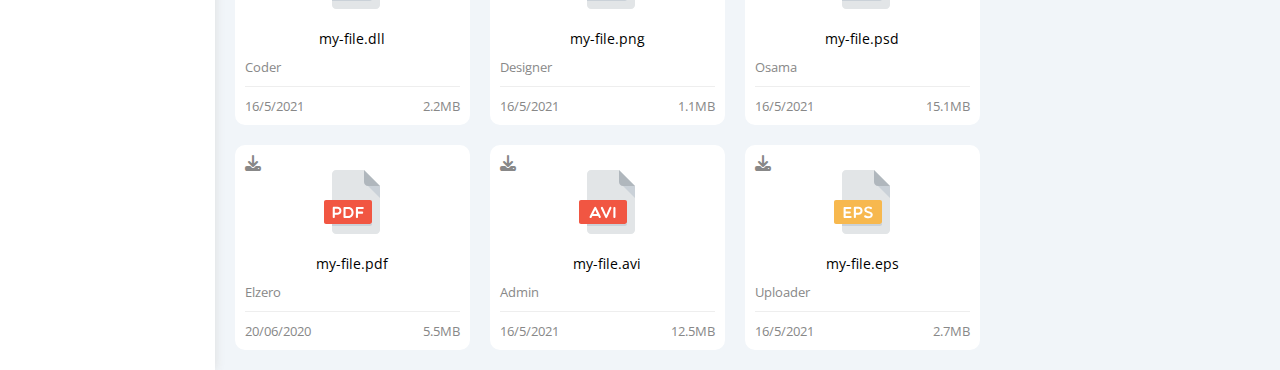
<file: files.html>
<!DOCTYPE html>
<html lang="en">
  <head>
    <meta charset="UTF-8" />
    <meta http-equiv="X-UA-Compatible" content="IE=edge" />
    <meta name="viewport" content="width=device-width, initial-scale=1.0" />
    <title>Files</title>
    <link rel="stylesheet" href="css/all.min.css" />
    <link rel="stylesheet" href="css/framework.css" />
    <link rel="stylesheet" href="css/master.css" />
    <link rel="preconnect" href="https://fonts.googleapis.com" />
    <link rel="preconnect" href="https://fonts.gstatic.com" crossorigin />
    <link
      href="https://fonts.googleapis.com/css2?family=Open+Sans:wght@300;500&display=swap"
      rel="stylesheet"
    />
  </head>
  <body>
    <div class="page flex">
      <div class="sidebar p-20 bg-white relative">
        <h3 class="txt-c relative">Ahmed</h3>
        <ul>
          <li>
            <a
              href="index.html"
              class="p-10 c-black fs-14 flex align-items rad-6"
            >
              <i class="fa-regular fa-chart-bar fa-fw"></i>
              <span class="hide-mobile">Dashboard</span>
            </a>
          </li>
          <li>
            <a
              href="settings.html"
              class="p-10 c-black fs-14 flex align-items rad-6"
            >
              <i class="fa-solid fa-gear fa-fw"></i>
              <span class="hide-mobile">Settings</span>
            </a>
          </li>
          <li>
            <a
              href="profile.html"
              class="p-10 c-black fs-14 flex align-items rad-6"
            >
              <i class="fa-regular fa-user fa-fw"></i>
              <span class="hide-mobile">Profile</span>
            </a>
          </li>
          <li>
            <a
              href="projects.html"
              class="p-10 c-black fs-14 flex align-items rad-6"
            >
              <i class="fa-solid fa-diagram-project fa-fw"></i>
              <span class="hide-mobile">Projects</span>
            </a>
          </li>
          <li>
            <a
              href="courses.html"
              class="p-10 c-black fs-14 flex align-items rad-6"
            >
              <i class="fa-solid fa-graduation-cap fa-fw"></i>
              <span class="hide-mobile">Courses</span>
            </a>
          </li>
          <li>
            <a
              href="friends.html"
              class="p-10 c-black fs-14 flex align-items rad-6"
            >
              <i class="fa-regular fa-circle-user fa-fw"></i>
              <span class="hide-mobile">Friends</span>
            </a>
          </li>
          <li>
            <a
              href="files.html"
              class="active p-10 c-black fs-14 flex align-items rad-6"
            >
              <i class="fa-regular fa-file fa-fw"></i>
              <span class="hide-mobile">Files</span>
            </a>
          </li>
          <li>
            <a
              href="plans.html"
              class="p-10 c-black fs-14 flex align-items rad-6"
            >
              <i class="fa-regular fa-credit-card fa-fw"></i>
              <span class="hide-mobile">Plans</span>
            </a>
          </li>
        </ul>
      </div>
      <div class="content w-full">
        <nav class="p-15 between-flex bg-white">
          <div class="search relative">
            <input
              class="p-10 rad-10"
              type="text"
              placeholder="Type A Keyword"
            />
          </div>
          <div class="icons flex align-items">
            <span class="relative notification">
              <i class="fa-regular fa-bell fa-lg"></i>
            </span>
            <img src="imgs\\avatar.png" alt="" />
          </div>
        </nav>
        <h1 class="relative">Files</h1>
        <div class="files-page flex gap-20 m-20">
          <div class="files-stats bg-white p-20 rad-10">
            <h2 class="mb-15 txt-c-mobile">Files Statistics</h2>
            <div class="row border-eee p-10 between-flex fs-13 mb-15">
              <div class="info flex align-items gap-10">
                <i
                  class="fa-regular fa-file-pdf fa-lg blue center-flex c-blue icon"
                ></i>
                <div>
                  <span>PDF Files </span>
                  <span class="block c-grey mt-5">130</span>
                </div>
              </div>
              <span class="c-grey">6.5GB</span>
            </div>
            <div class="row border-eee p-10 between-flex fs-13 mb-15">
              <div class="info flex align-items gap-10">
                <i
                  class="fa-regular fa-images fa-lg green center-flex c-green icon"
                ></i>
                <div>
                  <span>Images </span>
                  <span class="block c-grey mt-5">115 Files</span>
                </div>
              </div>
              <span class="c-grey">3.5GB</span>
            </div>
            <div class="row border-eee p-10 between-flex fs-13 mb-15">
              <div class="info flex align-items gap-10">
                <i
                  class="fa-regular fa-file-word fa-lg red center-flex c-red icon"
                ></i>
                <div>
                  <span>Word Files </span>
                  <span class="block c-grey mt-5">110 Files</span>
                </div>
              </div>
              <span class="c-grey">3.2GB</span>
            </div>
            <div class="row border-eee p-10 between-flex fs-13 mb-15">
              <div class="info flex align-items gap-10">
                <i
                  class="fa-solid fa-file-csv fa-lg orange center-flex c-orange icon"
                ></i>
                <div>
                  <span>CSV Files</span>
                  <span class="block c-grey mt-5">99 Files</span>
                </div>
              </div>
              <span class="c-grey">2.9GB</span>
            </div>
            <a href="" class="upload fs-13 bg-blue c-white rad-6">
              <i class="fa-solid fa-angles-up mr-10"></i> Upload</a
            >
          </div>
          <div class="files-content grid gap-20">
            <div class="file relative bg-white p-10 rad-10">
              <i class="fa-solid fa-download download c-grey"></i>
              <div class="icon txt-c">
                <img src="imgs\\pdf.svg" alt="pdf slogan" class="mt-15 mb-15" />
              </div>
              <p class="title fs-14 txt-c mb-10">my-file.pdf</p>
              <p class="c-grey fs-13 mb-10 mt-10">Elzero</p>
              <div class="info pt-10 mt-10 between-flex c-grey fs-13">
                <span>20/06/2020 </span>
                <span>5.5MB</span>
              </div>
            </div>
            <div class="file relative bg-white p-10 rad-10">
              <i class="fa-solid fa-download download c-grey"></i>
              <div class="icon txt-c">
                <img src="imgs\\avi.svg" alt="avi slogan" class="mt-15 mb-15" />
              </div>
              <p class="title fs-14 txt-c mb-10">my-file.avi</p>
              <p class="c-grey fs-13 mb-10 mt-10">Admin</p>
              <div class="info pt-10 mt-10 between-flex c-grey fs-13">
                <span>16/5/2021 </span>
                <span>12.5MB</span>
              </div>
            </div>
            <div class="file relative bg-white p-10 rad-10">
              <i class="fa-solid fa-download download c-grey"></i>
              <div class="icon txt-c">
                <img src="imgs\\eps.svg" alt="eps slogan" class="mt-15 mb-15" />
              </div>
              <p class="title fs-14 txt-c mb-10">my-file.eps</p>
              <p class="c-grey fs-13 mb-10 mt-10">Uploader</p>
              <div class="info pt-10 mt-10 between-flex c-grey fs-13">
                <span>16/5/2021 </span>
                <span>2.7MB</span>
              </div>
            </div>
            <div class="file relative bg-white p-10 rad-10">
              <i class="fa-solid fa-download download c-grey"></i>
              <div class="icon txt-c">
                <img src="imgs\\psd.svg" alt="psd slogan" class="mt-15 mb-15" />
              </div>
              <p class="title fs-14 txt-c mb-10">my-file.psd</p>
              <p class="c-grey fs-13 mb-10 mt-10">Osama</p>
              <div class="info pt-10 mt-10 between-flex c-grey fs-13">
                <span>16/5/2021 </span>
                <span>15.1MB</span>
              </div>
            </div>
            <div class="file relative bg-white p-10 rad-10">
              <i class="fa-solid fa-download download c-grey"></i>
              <div class="icon txt-c">
                <img src="imgs\\dll.svg" alt="dll slogan" class="mt-15 mb-15" />
              </div>
              <p class="title fs-14 txt-c mb-10">my-file.dll</p>
              <p class="c-grey fs-13 mb-10 mt-10">Coder</p>
              <div class="info pt-10 mt-10 between-flex c-grey fs-13">
                <span>16/5/2021 </span>
                <span>2.2MB</span>
              </div>
            </div>
            <div class="file relative bg-white p-10 rad-10">
              <i class="fa-solid fa-download download c-grey"></i>
              <div class="icon txt-c">
                <img src="imgs\\png.svg" alt="png slogan" class="mt-15 mb-15" />
              </div>
              <p class="title fs-14 txt-c mb-10">my-file.png</p>
              <p class="c-grey fs-13 mb-10 mt-10">Designer</p>
              <div class="info pt-10 mt-10 between-flex c-grey fs-13">
                <span>16/5/2021 </span>
                <span>1.1MB</span>
              </div>
            </div>
            <div class="file relative bg-white p-10 rad-10">
              <i class="fa-solid fa-download download c-grey"></i>
              <div class="icon txt-c">
                <img src="imgs\\dll.svg" alt="dll slogan" class="mt-15 mb-15" />
              </div>
              <p class="title fs-14 txt-c mb-10">my-file.dll</p>
              <p class="c-grey fs-13 mb-10 mt-10">Coder</p>
              <div class="info pt-10 mt-10 between-flex c-grey fs-13">
                <span>16/5/2021 </span>
                <span>2.2MB</span>
              </div>
            </div>
            <div class="file relative bg-white p-10 rad-10">
              <i class="fa-solid fa-download download c-grey"></i>
              <div class="icon txt-c">
                <img src="imgs\\png.svg" alt="png slogan" class="mt-15 mb-15" />
              </div>
              <p class="title fs-14 txt-c mb-10">my-file.png</p>
              <p class="c-grey fs-13 mb-10 mt-10">Designer</p>
              <div class="info pt-10 mt-10 between-flex c-grey fs-13">
                <span>16/5/2021 </span>
                <span>1.1MB</span>
              </div>
            </div>
            <div class="file relative bg-white p-10 rad-10">
              <i class="fa-solid fa-download download c-grey"></i>
              <div class="icon txt-c">
                <img src="imgs\\psd.svg" alt="psd slogan" class="mt-15 mb-15" />
              </div>
              <p class="title fs-14 txt-c mb-10">my-file.psd</p>
              <p class="c-grey fs-13 mb-10 mt-10">Osama</p>
              <div class="info pt-10 mt-10 between-flex c-grey fs-13">
                <span>16/5/2021 </span>
                <span>15.1MB</span>
              </div>
            </div>
            <div class="file relative bg-white p-10 rad-10">
              <i class="fa-solid fa-download download c-grey"></i>
              <div class="icon txt-c">
                <img src="imgs\\pdf.svg" alt="pdf slogan" class="mt-15 mb-15" />
              </div>
              <p class="title fs-14 txt-c mb-10">my-file.pdf</p>
              <p class="c-grey fs-13 mb-10 mt-10">Elzero</p>
              <div class="info pt-10 mt-10 between-flex c-grey fs-13">
                <span>20/06/2020 </span>
                <span>5.5MB</span>
              </div>
            </div>
            <div class="file relative bg-white p-10 rad-10">
              <i class="fa-solid fa-download download c-grey"></i>
              <div class="icon txt-c">
                <img src="imgs\\avi.svg" alt="avi slogan" class="mt-15 mb-15" />
              </div>
              <p class="title fs-14 txt-c mb-10">my-file.avi</p>
              <p class="c-grey fs-13 mb-10 mt-10">Admin</p>
              <div class="info pt-10 mt-10 between-flex c-grey fs-13">
                <span>16/5/2021 </span>
                <span>12.5MB</span>
              </div>
            </div>
            <div class="file relative bg-white p-10 rad-10">
              <i class="fa-solid fa-download download c-grey"></i>
              <div class="icon txt-c">
                <img src="imgs\\eps.svg" alt="eps slogan" class="mt-15 mb-15" />
              </div>
              <p class="title fs-14 txt-c mb-10">my-file.eps</p>
              <p class="c-grey fs-13 mb-10 mt-10">Uploader</p>
              <div class="info pt-10 mt-10 between-flex c-grey fs-13">
                <span>16/5/2021 </span>
                <span>2.7MB</span>
              </div>
            </div>
            <div class="file relative bg-white p-10 rad-10">
              <i class="fa-solid fa-download download c-grey"></i>
              <div class="icon txt-c">
                <img src="imgs\\pdf.svg" alt="pdf slogan" class="mt-15 mb-15" />
              </div>
              <p class="title fs-14 txt-c mb-10">my-file.pdf</p>
              <p class="c-grey fs-13 mb-10 mt-10">Elzero</p>
              <div class="info pt-10 mt-10 between-flex c-grey fs-13">
                <span>20/06/2020 </span>
                <span>5.5MB</span>
              </div>
            </div>
            <div class="file relative bg-white p-10 rad-10">
              <i class="fa-solid fa-download download c-grey"></i>
              <div class="icon txt-c">
                <img src="imgs\\avi.svg" alt="avi slogan" class="mt-15 mb-15" />
              </div>
              <p class="title fs-14 txt-c mb-10">my-file.avi</p>
              <p class="c-grey fs-13 mb-10 mt-10">Admin</p>
              <div class="info pt-10 mt-10 between-flex c-grey fs-13">
                <span>16/5/2021 </span>
                <span>12.5MB</span>
              </div>
            </div>
            <div class="file relative bg-white p-10 rad-10">
              <i class="fa-solid fa-download download c-grey"></i>
              <div class="icon txt-c">
                <img src="imgs\\eps.svg" alt="eps slogan" class="mt-15 mb-15" />
              </div>
              <p class="title fs-14 txt-c mb-10">my-file.eps</p>
              <p class="c-grey fs-13 mb-10 mt-10">Uploader</p>
              <div class="info pt-10 mt-10 between-flex c-grey fs-13">
                <span>16/5/2021 </span>
                <span>2.7MB</span>
              </div>
            </div>
            <div class="file relative bg-white p-10 rad-10">
              <i class="fa-solid fa-download download c-grey"></i>
              <div class="icon txt-c">
                <img src="imgs\\psd.svg" alt="psd slogan" class="mt-15 mb-15" />
              </div>
              <p class="title fs-14 txt-c mb-10">my-file.psd</p>
              <p class="c-grey fs-13 mb-10 mt-10">Osama</p>
              <div class="info pt-10 mt-10 between-flex c-grey fs-13">
                <span>16/5/2021 </span>
                <span>15.1MB</span>
              </div>
            </div>
            <div class="file relative bg-white p-10 rad-10">
              <i class="fa-solid fa-download download c-grey"></i>
              <div class="icon txt-c">
                <img src="imgs\\dll.svg" alt="dll slogan" class="mt-15 mb-15" />
              </div>
              <p class="title fs-14 txt-c mb-10">my-file.dll</p>
              <p class="c-grey fs-13 mb-10 mt-10">Coder</p>
              <div class="info pt-10 mt-10 between-flex c-grey fs-13">
                <span>16/5/2021 </span>
                <span>2.2MB</span>
              </div>
            </div>
            <div class="file relative bg-white p-10 rad-10">
              <i class="fa-solid fa-download download c-grey"></i>
              <div class="icon txt-c">
                <img src="imgs\\png.svg" alt="png slogan" class="mt-15 mb-15" />
              </div>
              <p class="title fs-14 txt-c mb-10">my-file.png</p>
              <p class="c-grey fs-13 mb-10 mt-10">Designer</p>
              <div class="info pt-10 mt-10 between-flex c-grey fs-13">
                <span>16/5/2021 </span>
                <span>1.1MB</span>
              </div>
            </div>
            <div class="file relative bg-white p-10 rad-10">
              <i class="fa-solid fa-download download c-grey"></i>
              <div class="icon txt-c">
                <img src="imgs\\dll.svg" alt="dll slogan" class="mt-15 mb-15" />
              </div>
              <p class="title fs-14 txt-c mb-10">my-file.dll</p>
              <p class="c-grey fs-13 mb-10 mt-10">Coder</p>
              <div class="info pt-10 mt-10 between-flex c-grey fs-13">
                <span>16/5/2021 </span>
                <span>2.2MB</span>
              </div>
            </div>
            <div class="file relative bg-white p-10 rad-10">
              <i class="fa-solid fa-download download c-grey"></i>
              <div class="icon txt-c">
                <img src="imgs\\png.svg" alt="png slogan" class="mt-15 mb-15" />
              </div>
              <p class="title fs-14 txt-c mb-10">my-file.png</p>
              <p class="c-grey fs-13 mb-10 mt-10">Designer</p>
              <div class="info pt-10 mt-10 between-flex c-grey fs-13">
                <span>16/5/2021 </span>
                <span>1.1MB</span>
              </div>
            </div>
            <div class="file relative bg-white p-10 rad-10">
              <i class="fa-solid fa-download download c-grey"></i>
              <div class="icon txt-c">
                <img src="imgs\\psd.svg" alt="psd slogan" class="mt-15 mb-15" />
              </div>
              <p class="title fs-14 txt-c mb-10">my-file.psd</p>
              <p class="c-grey fs-13 mb-10 mt-10">Osama</p>
              <div class="info pt-10 mt-10 between-flex c-grey fs-13">
                <span>16/5/2021 </span>
                <span>15.1MB</span>
              </div>
            </div>
            <div class="file relative bg-white p-10 rad-10">
              <i class="fa-solid fa-download download c-grey"></i>
              <div class="icon txt-c">
                <img src="imgs\\pdf.svg" alt="pdf slogan" class="mt-15 mb-15" />
              </div>
              <p class="title fs-14 txt-c mb-10">my-file.pdf</p>
              <p class="c-grey fs-13 mb-10 mt-10">Elzero</p>
              <div class="info pt-10 mt-10 between-flex c-grey fs-13">
                <span>20/06/2020 </span>
                <span>5.5MB</span>
              </div>
            </div>
            <div class="file relative bg-white p-10 rad-10">
              <i class="fa-solid fa-download download c-grey"></i>
              <div class="icon txt-c">
                <img src="imgs\\avi.svg" alt="avi slogan" class="mt-15 mb-15" />
              </div>
              <p class="title fs-14 txt-c mb-10">my-file.avi</p>
              <p class="c-grey fs-13 mb-10 mt-10">Admin</p>
              <div class="info pt-10 mt-10 between-flex c-grey fs-13">
                <span>16/5/2021 </span>
                <span>12.5MB</span>
              </div>
            </div>
            <div class="file relative bg-white p-10 rad-10">
              <i class="fa-solid fa-download download c-grey"></i>
              <div class="icon txt-c">
                <img src="imgs\\eps.svg" alt="eps slogan" class="mt-15 mb-15" />
              </div>
              <p class="title fs-14 txt-c mb-10">my-file.eps</p>
              <p class="c-grey fs-13 mb-10 mt-10">Uploader</p>
              <div class="info pt-10 mt-10 between-flex c-grey fs-13">
                <span>16/5/2021 </span>
                <span>2.7MB</span>
              </div>
            </div>
          </div>
        </div>
      </div>
    </div>
  </body>
</html>
</file>
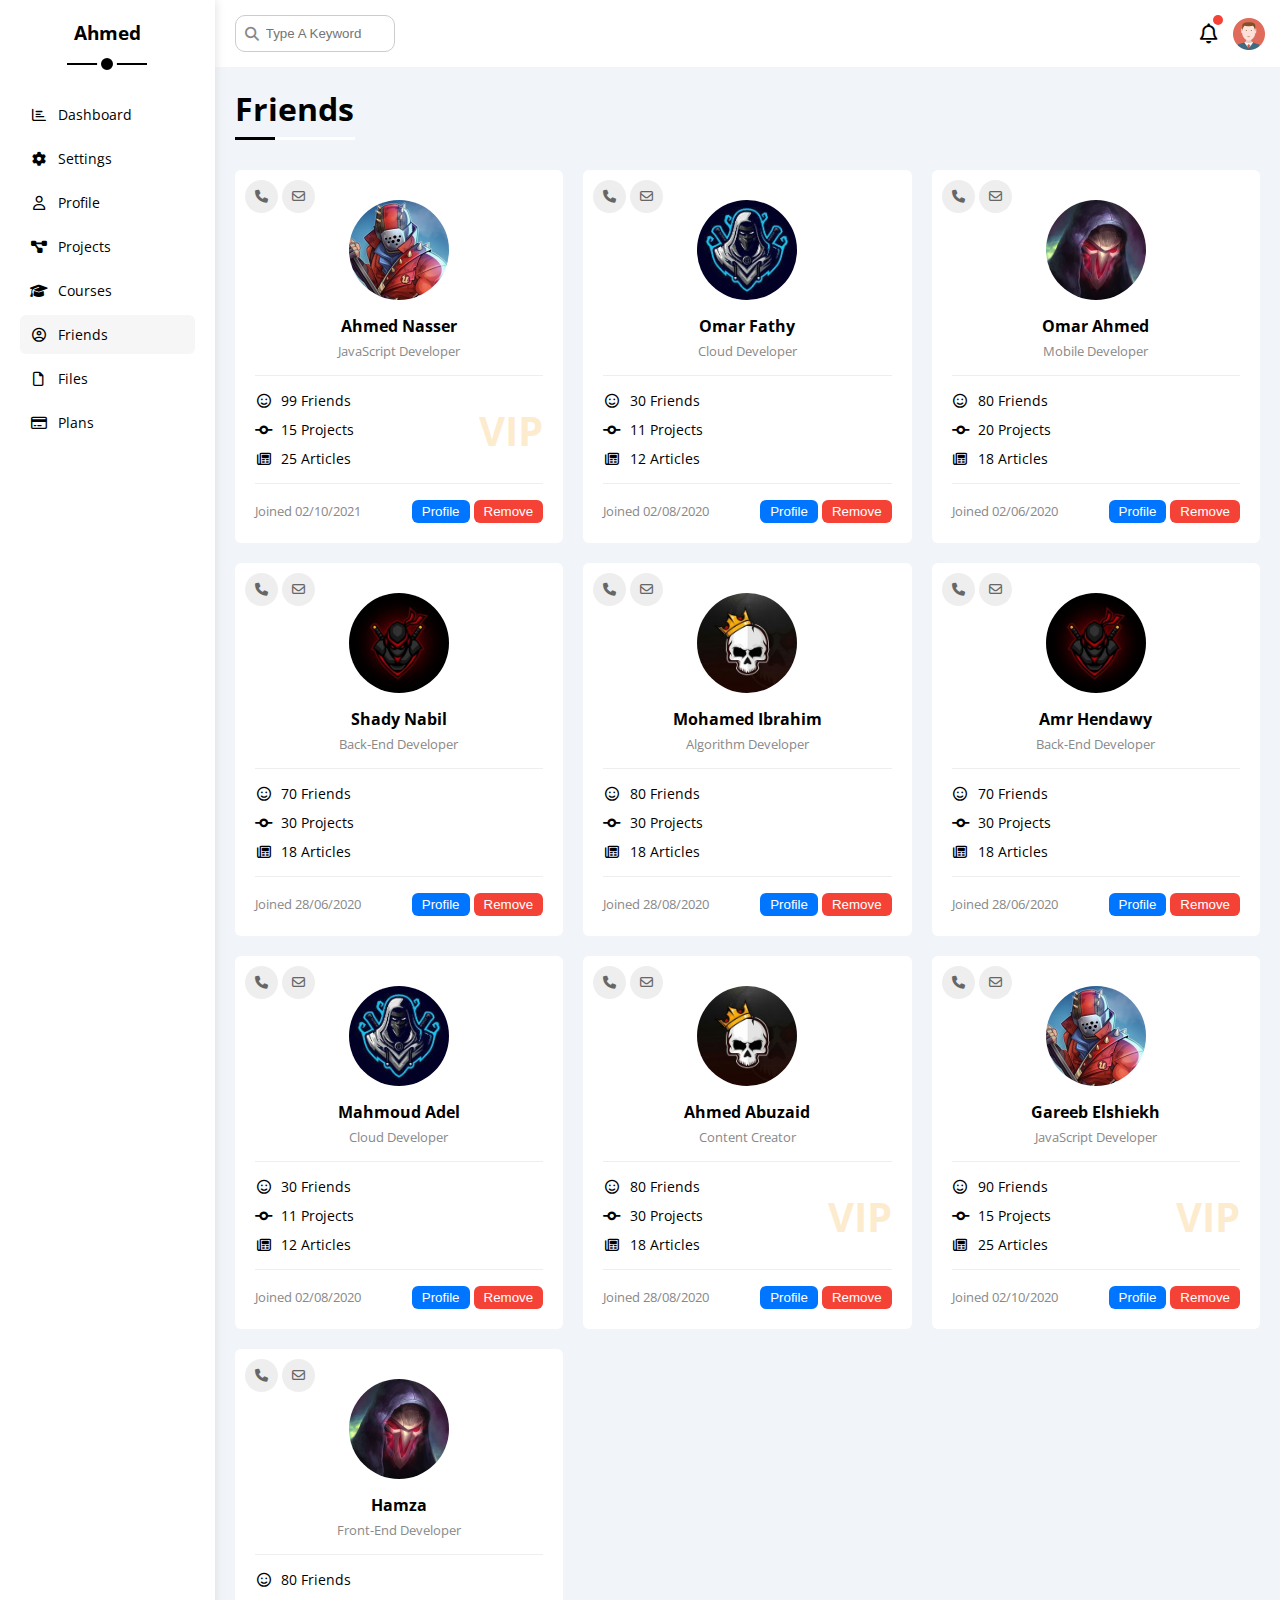
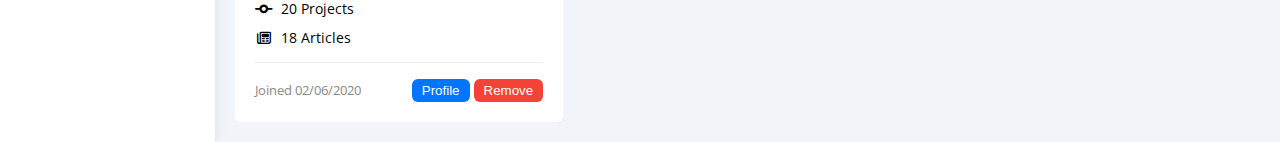
<file: friends.html>
<!DOCTYPE html>
<html lang="en">
  <head>
    <meta charset="UTF-8" />
    <meta http-equiv="X-UA-Compatible" content="IE=edge" />
    <meta name="viewport" content="width=device-width, initial-scale=1.0" />
    <title>Friends</title>
    <link rel="stylesheet" href="css/all.min.css" />
    <link rel="stylesheet" href="css/framework.css" />
    <link rel="stylesheet" href="css/master.css" />
    <link rel="preconnect" href="https://fonts.googleapis.com" />
    <link rel="preconnect" href="https://fonts.gstatic.com" crossorigin />
    <link
      href="https://fonts.googleapis.com/css2?family=Open+Sans:wght@300;500&display=swap"
      rel="stylesheet"
    />
  </head>
  <body>
    <div class="page flex">
      <div class="sidebar p-20 bg-white relative">
        <h3 class="txt-c relative">Ahmed</h3>
        <ul>
          <li>
            <a
              href="index.html"
              class="p-10 c-black fs-14 flex align-items rad-6"
            >
              <i class="fa-regular fa-chart-bar fa-fw"></i>
              <span class="hide-mobile">Dashboard</span>
            </a>
          </li>
          <li>
            <a
              href="settings.html"
              class="p-10 c-black fs-14 flex align-items rad-6"
            >
              <i class="fa-solid fa-gear fa-fw"></i>
              <span class="hide-mobile">Settings</span>
            </a>
          </li>
          <li>
            <a
              href="profile.html"
              class="p-10 c-black fs-14 flex align-items rad-6"
            >
              <i class="fa-regular fa-user fa-fw"></i>
              <span class="hide-mobile">Profile</span>
            </a>
          </li>
          <li>
            <a
              href="projects.html"
              class="p-10 c-black fs-14 flex align-items rad-6"
            >
              <i class="fa-solid fa-diagram-project fa-fw"></i>
              <span class="hide-mobile">Projects</span>
            </a>
          </li>
          <li>
            <a
              href="courses.html"
              class="p-10 c-black fs-14 flex align-items rad-6"
            >
              <i class="fa-solid fa-graduation-cap fa-fw"></i>
              <span class="hide-mobile">Courses</span>
            </a>
          </li>
          <li>
            <a
              href="friends.html"
              class="active p-10 c-black fs-14 flex align-items rad-6"
            >
              <i class="fa-regular fa-circle-user fa-fw"></i>
              <span class="hide-mobile">Friends</span>
            </a>
          </li>
          <li>
            <a
              href="files.html"
              class="p-10 c-black fs-14 flex align-items rad-6"
            >
              <i class="fa-regular fa-file fa-fw"></i>
              <span class="hide-mobile">Files</span>
            </a>
          </li>
          <li>
            <a
              href="plans.html"
              class="p-10 c-black fs-14 flex align-items rad-6"
            >
              <i class="fa-regular fa-credit-card fa-fw"></i>
              <span class="hide-mobile">Plans</span>
            </a>
          </li>
        </ul>
      </div>
      <div class="content w-full">
        <nav class="p-15 between-flex bg-white">
          <div class="search relative">
            <input
              class="p-10 rad-10"
              type="text"
              placeholder="Type A Keyword"
            />
          </div>
          <div class="icons flex align-items">
            <span class="relative notification">
              <i class="fa-regular fa-bell fa-lg"></i>
            </span>
            <img src="imgs\\avatar.png" alt="" />
          </div>
        </nav>
        <h1 class="relative">Friends</h1>
        <div class="friends-page grid gap-20 m-20">
          <div class="friend bg-white p-20 rad-6 relative">
            <div class="content">
              <i class="fa-solid fa-phone bg-eee p-10 rad-half fs-13"></i>
              <i class="fa-regular fa-envelope bg-eee p-10 rad-half fs-13"></i>
            </div>
            <div class="head txt-c">
              <img
                src="imgs\\friend-01.jpg"
                alt="friend1"
                class="rad-half mb-10 mt-10"
              />
              <h4>Ahmed Nasser</h4>
              <p class="c-grey fs-13 mt-5">JavaScript Developer</p>
            </div>
            <div class="body relative mt-15 mb-15 pt-15 pb-15">
              <div class="row flex align-items mb-10 fs-14">
                <i class="fa-regular fa-face-smile fa-fw"></i>
                <span>99 Friends</span>
              </div>
              <div class="row flex gap-5 align-items mb-10 fs-14">
                <i class="fa-solid fa-code-commit fa-fw"></i>
                <span>15 Projects</span>
              </div>
              <div class="row flex gap-5 align-items fs-14">
                <i class="fa-regular fa-newspaper fa-fw"></i>
                <span>25 Articles</span>
              </div>
              <div class="vip c-orange fw-bold">VIP</div>
            </div>
            <div class="info between-flex">
              <p class="c-grey fs-13">Joined 02/10/2021</p>
              <form>
                <button class="btn-shape c-white bg-blue">Profile</button>
                <button class="btn-shape c-white bg-red">Remove</button>
              </form>
            </div>
          </div>
          <div class="friend bg-white p-20 rad-6 relative">
            <div class="content">
              <i class="fa-solid fa-phone bg-eee p-10 rad-half fs-13"></i>
              <i class="fa-regular fa-envelope bg-eee p-10 rad-half fs-13"></i>
            </div>
            <div class="head txt-c">
              <img
                src="imgs\\friend-02.jpg"
                alt="friend2"
                class="rad-half mb-10 mt-10"
              />
              <h4>Omar Fathy</h4>
              <p class="c-grey fs-13 mt-5">Cloud Developer</p>
            </div>
            <div class="body relative mt-15 mb-15 pt-15 pb-15">
              <div class="row flex gap-5 align-items mb-10 fs-14">
                <i class="fa-regular fa-face-smile fa-fw"></i>
                <span>30 Friends</span>
              </div>
              <div class="row flex gap-5 align-items mb-10 fs-14">
                <i class="fa-solid fa-code-commit fa-fw"></i>
                <span>11 Projects</span>
              </div>
              <div class="row flex gap-5 align-items fs-14">
                <i class="fa-regular fa-newspaper fa-fw"></i>
                <span>12 Articles</span>
              </div>
            </div>
            <div class="info between-flex">
              <p class="c-grey fs-13">Joined 02/08/2020</p>
              <form>
                <button class="btn-shape c-white bg-blue">Profile</button>
                <button class="btn-shape c-white bg-red">Remove</button>
              </form>
            </div>
          </div>
          <div class="friend bg-white p-20 rad-6 relative">
            <div class="content">
              <i class="fa-solid fa-phone bg-eee p-10 rad-half fs-13"></i>
              <i class="fa-regular fa-envelope bg-eee p-10 rad-half fs-13"></i>
            </div>
            <div class="head txt-c">
              <img
                src="imgs\\friend-03.jpg"
                alt="friend1"
                class="rad-half mb-10 mt-10"
              />
              <h4>Omar Ahmed</h4>
              <p class="c-grey fs-13 mt-5">Mobile Developer</p>
            </div>
            <div class="body relative mt-15 mb-15 pt-15 pb-15">
              <div class="row flex gap-5 align-items mb-10 fs-14">
                <i class="fa-regular fa-face-smile fa-fw"></i>
                <span>80 Friends</span>
              </div>
              <div class="row flex gap-5 align-items mb-10 fs-14">
                <i class="fa-solid fa-code-commit fa-fw"></i>
                <span>20 Projects</span>
              </div>
              <div class="row flex gap-5 align-items fs-14">
                <i class="fa-regular fa-newspaper fa-fw"></i>
                <span>18 Articles</span>
              </div>
            </div>
            <div class="info between-flex">
              <p class="c-grey fs-13">Joined 02/06/2020</p>
              <form>
                <button class="btn-shape c-white bg-blue">Profile</button>
                <button class="btn-shape c-white bg-red">Remove</button>
              </form>
            </div>
          </div>
          <div class="friend bg-white p-20 rad-6 relative">
            <div class="content">
              <i class="fa-solid fa-phone bg-eee p-10 rad-half fs-13"></i>
              <i class="fa-regular fa-envelope bg-eee p-10 rad-half fs-13"></i>
            </div>
            <div class="head txt-c">
              <img
                src="imgs\\friend-04.jpg"
                alt="friend1"
                class="rad-half mb-10 mt-10"
              />
              <h4>Shady Nabil</h4>
              <p class="c-grey fs-13 mt-5">Back-End Developer</p>
            </div>
            <div class="body relative mt-15 mb-15 pt-15 pb-15">
              <div class="row flex gap-5 align-items mb-10 fs-14">
                <i class="fa-regular fa-face-smile fa-fw"></i>
                <span>70 Friends</span>
              </div>
              <div class="row flex gap-5 align-items mb-10 fs-14">
                <i class="fa-solid fa-code-commit fa-fw"></i>
                <span>30 Projects</span>
              </div>
              <div class="row flex gap-5 align-items fs-14">
                <i class="fa-regular fa-newspaper fa-fw"></i>
                <span>18 Articles</span>
              </div>
            </div>
            <div class="info between-flex">
              <p class="c-grey fs-13">Joined 28/06/2020</p>
              <form>
                <button class="btn-shape c-white bg-blue">Profile</button>
                <button class="btn-shape c-white bg-red">Remove</button>
              </form>
            </div>
          </div>
          <div class="friend bg-white p-20 rad-6 relative">
            <div class="content">
              <i class="fa-solid fa-phone bg-eee p-10 rad-half fs-13"></i>
              <i class="fa-regular fa-envelope bg-eee p-10 rad-half fs-13"></i>
            </div>
            <div class="head txt-c">
              <img
                src="imgs\\friend-05.jpg"
                alt="friend1"
                class="rad-half mb-10 mt-10"
              />
              <h4>Mohamed Ibrahim</h4>
              <p class="c-grey fs-13 mt-5">Algorithm Developer</p>
            </div>
            <div class="body relative mt-15 mb-15 pt-15 pb-15">
              <div class="row flex gap-5 align-items mb-10 fs-14">
                <i class="fa-regular fa-face-smile fa-fw"></i>
                <span>80 Friends</span>
              </div>
              <div class="row flex gap-5 align-items mb-10 fs-14">
                <i class="fa-solid fa-code-commit fa-fw"></i>
                <span>30 Projects</span>
              </div>
              <div class="row flex gap-5 align-items fs-14">
                <i class="fa-regular fa-newspaper fa-fw"></i>
                <span>18 Articles</span>
              </div>
            </div>
            <div class="info between-flex">
              <p class="c-grey fs-13">Joined 28/08/2020</p>
              <form>
                <button class="btn-shape c-white bg-blue">Profile</button>
                <button class="btn-shape c-white bg-red">Remove</button>
              </form>
            </div>
          </div>
          <div class="friend bg-white p-20 rad-6 relative">
            <div class="content">
              <i class="fa-solid fa-phone bg-eee p-10 rad-half fs-13"></i>
              <i class="fa-regular fa-envelope bg-eee p-10 rad-half fs-13"></i>
            </div>
            <div class="head txt-c">
              <img
                src="imgs\\friend-04.jpg"
                alt="friend1"
                class="rad-half mb-10 mt-10"
              />
              <h4>Amr Hendawy</h4>
              <p class="c-grey fs-13 mt-5">Back-End Developer</p>
            </div>
            <div class="body relative mt-15 mb-15 pt-15 pb-15">
              <div class="row flex gap-5 align-items mb-10 fs-14">
                <i class="fa-regular fa-face-smile fa-fw"></i>
                <span>70 Friends</span>
              </div>
              <div class="row flex gap-5 align-items mb-10 fs-14">
                <i class="fa-solid fa-code-commit fa-fw"></i>
                <span>30 Projects</span>
              </div>
              <div class="row flex gap-5 align-items fs-14">
                <i class="fa-regular fa-newspaper fa-fw"></i>
                <span>18 Articles</span>
              </div>
            </div>
            <div class="info between-flex">
              <p class="c-grey fs-13">Joined 28/06/2020</p>
              <form>
                <button class="btn-shape c-white bg-blue">Profile</button>
                <button class="btn-shape c-white bg-red">Remove</button>
              </form>
            </div>
          </div>
          <div class="friend bg-white p-20 rad-6 relative">
            <div class="content">
              <i class="fa-solid fa-phone bg-eee p-10 rad-half fs-13"></i>
              <i class="fa-regular fa-envelope bg-eee p-10 rad-half fs-13"></i>
            </div>
            <div class="head txt-c">
              <img
                src="imgs\\friend-02.jpg"
                alt="friend1"
                class="rad-half mb-10 mt-10"
              />
              <h4>Mahmoud Adel</h4>
              <p class="c-grey fs-13 mt-5">Cloud Developer</p>
            </div>
            <div class="body relative mt-15 mb-15 pt-15 pb-15">
              <div class="row flex gap-5 align-items mb-10 fs-14">
                <i class="fa-regular fa-face-smile fa-fw"></i>
                <span>30 Friends</span>
              </div>
              <div class="row flex gap-5 align-items mb-10 fs-14">
                <i class="fa-solid fa-code-commit fa-fw"></i>
                <span>11 Projects</span>
              </div>
              <div class="row flex gap-5 align-items fs-14">
                <i class="fa-regular fa-newspaper fa-fw"></i>
                <span>12 Articles</span>
              </div>
            </div>
            <div class="info between-flex">
              <p class="c-grey fs-13">Joined 02/08/2020</p>
              <form>
                <button class="btn-shape c-white bg-blue">Profile</button>
                <button class="btn-shape c-white bg-red">Remove</button>
              </form>
            </div>
          </div>
          <div class="friend bg-white p-20 rad-6 relative">
            <div class="content">
              <i class="fa-solid fa-phone bg-eee p-10 rad-half fs-13"></i>
              <i class="fa-regular fa-envelope bg-eee p-10 rad-half fs-13"></i>
            </div>
            <div class="head txt-c">
              <img
                src="imgs\\friend-05.jpg"
                alt="friend1"
                class="rad-half mb-10 mt-10"
              />
              <h4>Ahmed Abuzaid</h4>
              <p class="c-grey fs-13 mt-5">Content Creator</p>
            </div>
            <div class="body relative mt-15 mb-15 pt-15 pb-15">
              <div class="row flex gap-5 align-items mb-10 fs-14">
                <i class="fa-regular fa-face-smile fa-fw"></i>
                <span>80 Friends</span>
              </div>
              <div class="row flex gap-5 align-items mb-10 fs-14">
                <i class="fa-solid fa-code-commit fa-fw"></i>
                <span>30 Projects</span>
              </div>
              <div class="row flex gap-5 align-items fs-14">
                <i class="fa-regular fa-newspaper fa-fw"></i>
                <span>18 Articles</span>
              </div>
              <div class="vip c-orange fw-bold">VIP</div>
            </div>
            <div class="info between-flex">
              <p class="c-grey fs-13">Joined 28/08/2020</p>
              <form>
                <button class="btn-shape c-white bg-blue">Profile</button>
                <button class="btn-shape c-white bg-red">Remove</button>
              </form>
            </div>
          </div>
          <div class="friend bg-white p-20 rad-6 relative">
            <div class="content">
              <i class="fa-solid fa-phone bg-eee p-10 rad-half fs-13"></i>
              <i class="fa-regular fa-envelope bg-eee p-10 rad-half fs-13"></i>
            </div>
            <div class="head txt-c">
              <img
                src="imgs\\friend-01.jpg"
                alt="friend1"
                class="rad-half mb-10 mt-10"
              />
              <h4>Gareeb Elshiekh</h4>
              <p class="c-grey fs-13 mt-5">JavaScript Developer</p>
            </div>
            <div class="body relative mt-15 mb-15 pt-15 pb-15">
              <div class="row flex gap-5 align-items mb-10 fs-14">
                <i class="fa-regular fa-face-smile fa-fw"></i>
                <span>90 Friends</span>
              </div>
              <div class="row flex gap-5 align-items mb-10 fs-14">
                <i class="fa-solid fa-code-commit fa-fw"></i>
                <span>15 Projects</span>
              </div>
              <div class="row flex gap-5 align-items fs-14">
                <i class="fa-regular fa-newspaper fa-fw"></i>
                <span>25 Articles</span>
              </div>
              <div class="vip c-orange fw-bold">VIP</div>
            </div>
            <div class="info between-flex">
              <p class="c-grey fs-13">Joined 02/10/2020</p>
              <form>
                <button class="btn-shape c-white bg-blue">Profile</button>
                <button class="btn-shape c-white bg-red">Remove</button>
              </form>
            </div>
          </div>
          <div class="friend bg-white p-20 rad-6 relative">
            <div class="content">
              <i class="fa-solid fa-phone bg-eee p-10 rad-half fs-13"></i>
              <i class="fa-regular fa-envelope bg-eee p-10 rad-half fs-13"></i>
            </div>
            <div class="head txt-c">
              <img
                src="imgs\\friend-03.jpg"
                alt="friend1"
                class="rad-half mb-10 mt-10"
              />
              <h4>Hamza</h4>
              <p class="c-grey fs-13 mt-5">Front-End Developer</p>
            </div>
            <div class="body relative mt-15 mb-15 pt-15 pb-15">
              <div class="row flex gap-5 align-items mb-10 fs-14">
                <i class="fa-regular fa-face-smile fa-fw"></i>
                <span>80 Friends</span>
              </div>
              <div class="row flex gap-5 align-items mb-10 fs-14">
                <i class="fa-solid fa-code-commit fa-fw"></i>
                <span>20 Projects</span>
              </div>
              <div class="row flex gap-5 align-items fs-14">
                <i class="fa-regular fa-newspaper fa-fw"></i>
                <span>18 Articles</span>
              </div>
            </div>
            <div class="info between-flex">
              <p class="c-grey fs-13">Joined 02/06/2020</p>
              <form>
                <button class="btn-shape c-white bg-blue">Profile</button>
                <button class="btn-shape c-white bg-red">Remove</button>
              </form>
            </div>
          </div>
        </div>
      </div>
    </div>
  </body>
</html>
</file>
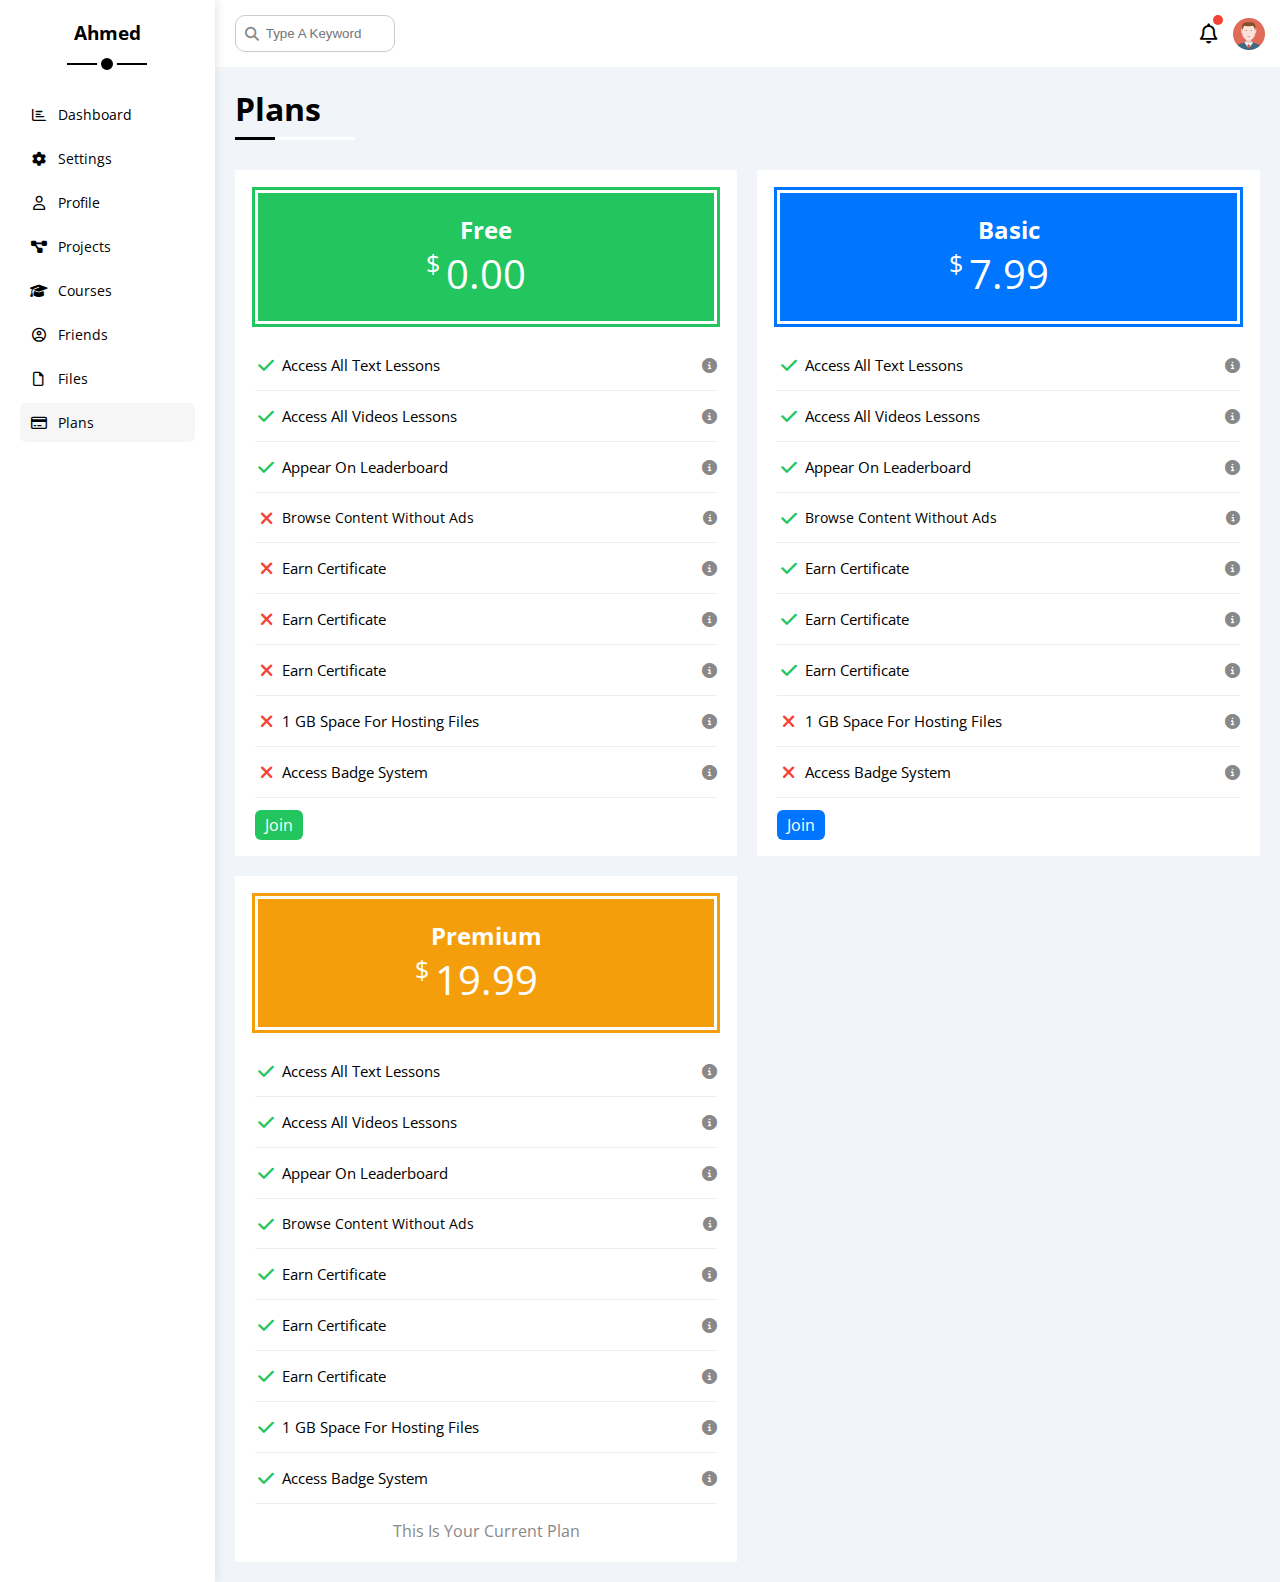
<file: plans.html>
<!DOCTYPE html>
<html lang="en">
  <head>
    <meta charset="UTF-8" />
    <meta http-equiv="X-UA-Compatible" content="IE=edge" />
    <meta name="viewport" content="width=device-width, initial-scale=1.0" />
    <title>Plans</title>
    <link rel="stylesheet" href="css/all.min.css" />
    <link rel="stylesheet" href="css/framework.css" />
    <link rel="stylesheet" href="css/master.css" />
    <link rel="preconnect" href="https://fonts.googleapis.com" />
    <link rel="preconnect" href="https://fonts.gstatic.com" crossorigin />
    <link
      href="https://fonts.googleapis.com/css2?family=Open+Sans:wght@300;500&display=swap"
      rel="stylesheet"
    />
  </head>
  <body>
    <div class="page flex">
      <div class="sidebar p-20 bg-white relative">
        <h3 class="txt-c relative">Ahmed</h3>
        <ul>
          <li>
            <a
              href="index.html"
              class="p-10 c-black fs-14 flex align-items rad-6"
            >
              <i class="fa-regular fa-chart-bar fa-fw"></i>
              <span class="hide-mobile">Dashboard</span>
            </a>
          </li>
          <li>
            <a
              href="settings.html"
              class="p-10 c-black fs-14 flex align-items rad-6"
            >
              <i class="fa-solid fa-gear fa-fw"></i>
              <span class="hide-mobile">Settings</span>
            </a>
          </li>
          <li>
            <a
              href="profile.html"
              class="p-10 c-black fs-14 flex align-items rad-6"
            >
              <i class="fa-regular fa-user fa-fw"></i>
              <span class="hide-mobile">Profile</span>
            </a>
          </li>
          <li>
            <a
              href="projects.html"
              class="p-10 c-black fs-14 flex align-items rad-6"
            >
              <i class="fa-solid fa-diagram-project fa-fw"></i>
              <span class="hide-mobile">Projects</span>
            </a>
          </li>
          <li>
            <a
              href="courses.html"
              class="p-10 c-black fs-14 flex align-items rad-6"
            >
              <i class="fa-solid fa-graduation-cap fa-fw"></i>
              <span class="hide-mobile">Courses</span>
            </a>
          </li>
          <li>
            <a
              href="friends.html"
              class="p-10 c-black fs-14 flex align-items rad-6"
            >
              <i class="fa-regular fa-circle-user fa-fw"></i>
              <span class="hide-mobile">Friends</span>
            </a>
          </li>
          <li>
            <a
              href="files.html"
              class="p-10 c-black fs-14 flex align-items rad-6"
            >
              <i class="fa-regular fa-file fa-fw"></i>
              <span class="hide-mobile">Files</span>
            </a>
          </li>
          <li>
            <a
              href="plans.html"
              class="active p-10 c-black fs-14 flex align-items rad-6"
            >
              <i class="fa-regular fa-credit-card fa-fw"></i>
              <span class="hide-mobile">Plans</span>
            </a>
          </li>
        </ul>
      </div>
      <div class="content w-full">
        <nav class="p-15 between-flex bg-white">
          <div class="search relative">
            <input
              class="p-10 rad-10"
              type="text"
              placeholder="Type A Keyword"
            />
          </div>
          <div class="icons flex align-items">
            <span class="relative notification">
              <i class="fa-regular fa-bell fa-lg"></i>
            </span>
            <img src="imgs\\avatar.png" alt="" />
          </div>
        </nav>
        <h1 class="relative">Plans</h1>
        <div class="plans-page grid gap-20 m-20">
          <plan class="p-20 bg-white">
            <div class="top bg-green c-white txt-c p-20">
              <h2>Free</h2>
              <div class="price relative">0.00</div>
            </div>
            <div class="features">
              <div class="feature between-flex pt-15 pb-15 fs-15">
                <div class="info flex align-items gap-5">
                  <i class="fa-solid fa-check fa-fw yes"></i>
                  Access All Text Lessons
                </div>
                <i class="fa-solid fa-circle-info c-grey cursor-pointer"></i>
              </div>
              <div class="feature between-flex pt-15 pb-15 fs-15">
                <div class="info flex align-items gap-5">
                  <i class="fa-solid fa-check fa-fw yes"></i>
                  Access All Videos Lessons
                </div>
                <i class="fa-solid fa-circle-info c-grey cursor-pointer"></i>
              </div>
              <div class="feature between-flex pt-15 pb-15 fs-15">
                <div class="info flex align-items gap-5">
                  <i class="fa-solid fa-check fa-fw yes"></i>
                  Appear On Leaderboard
                </div>
                <i class="fa-solid fa-circle-info c-grey cursor-pointer"></i>
              </div>
              <div class="feature between-flex pt-15 pb-15 fs-14">
                <div class="info flex align-items gap-5">
                  <i class="fa-solid fa-xmark fa-fw no"></i>
                  Browse Content Without Ads
                </div>
                <i class="fa-solid fa-circle-info c-grey cursor-pointer"></i>
              </div>
              <div class="feature between-flex pt-15 pb-15 fs-15">
                <div class="info flex align-items gap-5">
                  <i class="fa-solid fa-xmark fa-fw no"></i>
                  Earn Certificate
                </div>
                <i class="fa-solid fa-circle-info c-grey cursor-pointer"></i>
              </div>
              <div class="feature between-flex pt-15 pb-15 fs-15">
                <div class="info flex align-items gap-5">
                  <i class="fa-solid fa-xmark fa-fw no"></i>
                  Earn Certificate
                </div>
                <i class="fa-solid fa-circle-info c-grey cursor-pointer"></i>
              </div>
              <div class="feature between-flex pt-15 pb-15 fs-15">
                <div class="info flex align-items gap-5">
                  <i class="fa-solid fa-xmark fa-fw no"></i>
                  Earn Certificate
                </div>
                <i class="fa-solid fa-circle-info c-grey cursor-pointer"></i>
              </div>
              <div class="feature between-flex pt-15 pb-15 fs-15">
                <div class="info flex align-items gap-5">
                  <i class="fa-solid fa-xmark fa-fw no"></i>
                  1 GB Space For Hosting Files
                </div>
                <i class="fa-solid fa-circle-info c-grey cursor-pointer"></i>
              </div>
              <div class="feature between-flex pt-15 pb-15 fs-15">
                <div class="info flex align-items gap-5">
                  <i class="fa-solid fa-xmark fa-fw no"></i>
                  Access Badge System
                </div>
                <i class="fa-solid fa-circle-info c-grey cursor-pointer"></i>
              </div>
            </div>
            <a href="" class="btn-shape c-white bg-green">Join</a>
          </plan>
          <plan class="p-20 bg-white">
            <div class="top bg-blue c-white txt-c p-20">
              <h2>Basic</h2>
              <div class="price relative">7.99</div>
            </div>
            <div class="features">
              <div class="feature between-flex pt-15 pb-15 fs-15">
                <div class="info flex align-items gap-5">
                  <i class="fa-solid fa-check fa-fw yes"></i>
                  Access All Text Lessons
                </div>
                <i class="fa-solid fa-circle-info c-grey cursor-pointer"></i>
              </div>
              <div class="feature between-flex pt-15 pb-15 fs-15">
                <div class="info flex align-items gap-5">
                  <i class="fa-solid fa-check fa-fw yes"></i>
                  Access All Videos Lessons
                </div>
                <i class="fa-solid fa-circle-info c-grey cursor-pointer"></i>
              </div>
              <div class="feature between-flex pt-15 pb-15 fs-15">
                <div class="info flex align-items gap-5">
                  <i class="fa-solid fa-check fa-fw yes"></i>
                  Appear On Leaderboard
                </div>
                <i class="fa-solid fa-circle-info c-grey cursor-pointer"></i>
              </div>
              <div class="feature between-flex pt-15 pb-15 fs-14">
                <div class="info flex align-items gap-5">
                  <i class="fa-solid fa-check fa-fw yes"></i>
                  Browse Content Without Ads
                </div>
                <i class="fa-solid fa-circle-info c-grey cursor-pointer"></i>
              </div>
              <div class="feature between-flex pt-15 pb-15 fs-15">
                <div class="info flex align-items gap-5">
                  <i class="fa-solid fa-check fa-fw yes"></i>
                  Earn Certificate
                </div>
                <i class="fa-solid fa-circle-info c-grey cursor-pointer"></i>
              </div>
              <div class="feature between-flex pt-15 pb-15 fs-15">
                <div class="info flex align-items gap-5">
                  <i class="fa-solid fa-check fa-fw yes"></i>
                  Earn Certificate
                </div>
                <i class="fa-solid fa-circle-info c-grey cursor-pointer"></i>
              </div>
              <div class="feature between-flex pt-15 pb-15 fs-15">
                <div class="info flex align-items gap-5">
                  <i class="fa-solid fa-check fa-fw yes"></i>
                  Earn Certificate
                </div>
                <i class="fa-solid fa-circle-info c-grey cursor-pointer"></i>
              </div>
              <div class="feature between-flex pt-15 pb-15 fs-15">
                <div class="info flex align-items gap-5">
                  <i class="fa-solid fa-xmark fa-fw no"></i>
                  1 GB Space For Hosting Files
                </div>
                <i class="fa-solid fa-circle-info c-grey cursor-pointer"></i>
              </div>
              <div class="feature between-flex pt-15 pb-15 fs-15">
                <div class="info flex align-items gap-5">
                  <i class="fa-solid fa-xmark fa-fw no"></i>
                  Access Badge System
                </div>
                <i class="fa-solid fa-circle-info c-grey cursor-pointer"></i>
              </div>
            </div>
            <a href="" class="btn-shape c-white bg-blue">Join</a>
          </plan>
          <plan class="p-20 bg-white">
            <div class="top bg-orange c-white txt-c p-20">
              <h2>Premium</h2>
              <div class="price relative">19.99</div>
            </div>
            <div class="features">
              <div class="feature between-flex pt-15 pb-15 fs-15">
                <div class="info flex align-items gap-5">
                  <i class="fa-solid fa-check fa-fw yes"></i>
                  Access All Text Lessons
                </div>
                <i class="fa-solid fa-circle-info c-grey cursor-pointer"></i>
              </div>
              <div class="feature between-flex pt-15 pb-15 fs-15">
                <div class="info flex align-items gap-5">
                  <i class="fa-solid fa-check fa-fw yes"></i>
                  Access All Videos Lessons
                </div>
                <i class="fa-solid fa-circle-info c-grey cursor-pointer"></i>
              </div>
              <div class="feature between-flex pt-15 pb-15 fs-15">
                <div class="info flex align-items gap-5">
                  <i class="fa-solid fa-check fa-fw yes"></i>
                  Appear On Leaderboard
                </div>
                <i class="fa-solid fa-circle-info c-grey cursor-pointer"></i>
              </div>
              <div class="feature between-flex pt-15 pb-15 fs-14">
                <div class="info flex align-items gap-5">
                  <i class="fa-solid fa-check fa-fw yes"></i>
                  Browse Content Without Ads
                </div>
                <i class="fa-solid fa-circle-info c-grey cursor-pointer"></i>
              </div>
              <div class="feature between-flex pt-15 pb-15 fs-15">
                <div class="info flex align-items gap-5">
                  <i class="fa-solid fa-check fa-fw yes"></i>
                  Earn Certificate
                </div>
                <i class="fa-solid fa-circle-info c-grey cursor-pointer"></i>
              </div>
              <div class="feature between-flex pt-15 pb-15 fs-15">
                <div class="info flex align-items gap-5">
                  <i class="fa-solid fa-check fa-fw yes"></i>
                  Earn Certificate
                </div>
                <i class="fa-solid fa-circle-info c-grey cursor-pointer"></i>
              </div>
              <div class="feature between-flex pt-15 pb-15 fs-15">
                <div class="info flex align-items gap-5">
                  <i class="fa-solid fa-check fa-fw yes"></i>
                  Earn Certificate
                </div>
                <i class="fa-solid fa-circle-info c-grey cursor-pointer"></i>
              </div>
              <div class="feature between-flex pt-15 pb-15 fs-15">
                <div class="info flex align-items gap-5">
                  <i class="fa-solid fa-check fa-fw yes"></i>
                  1 GB Space For Hosting Files
                </div>
                <i class="fa-solid fa-circle-info c-grey cursor-pointer"></i>
              </div>
              <div class="feature between-flex pt-15 pb-15 fs-15">
                <div class="info flex align-items gap-5">
                  <i class="fa-solid fa-check fa-fw yes"></i>
                  Access Badge System
                </div>
                <i class="fa-solid fa-circle-info c-grey cursor-pointer"></i>
              </div>
            </div>
            <p class="txt-c c-grey">This Is Your Current Plan</p>
          </plan>
        </div>
      </div>
    </div>
  </body>
</html>
</file>
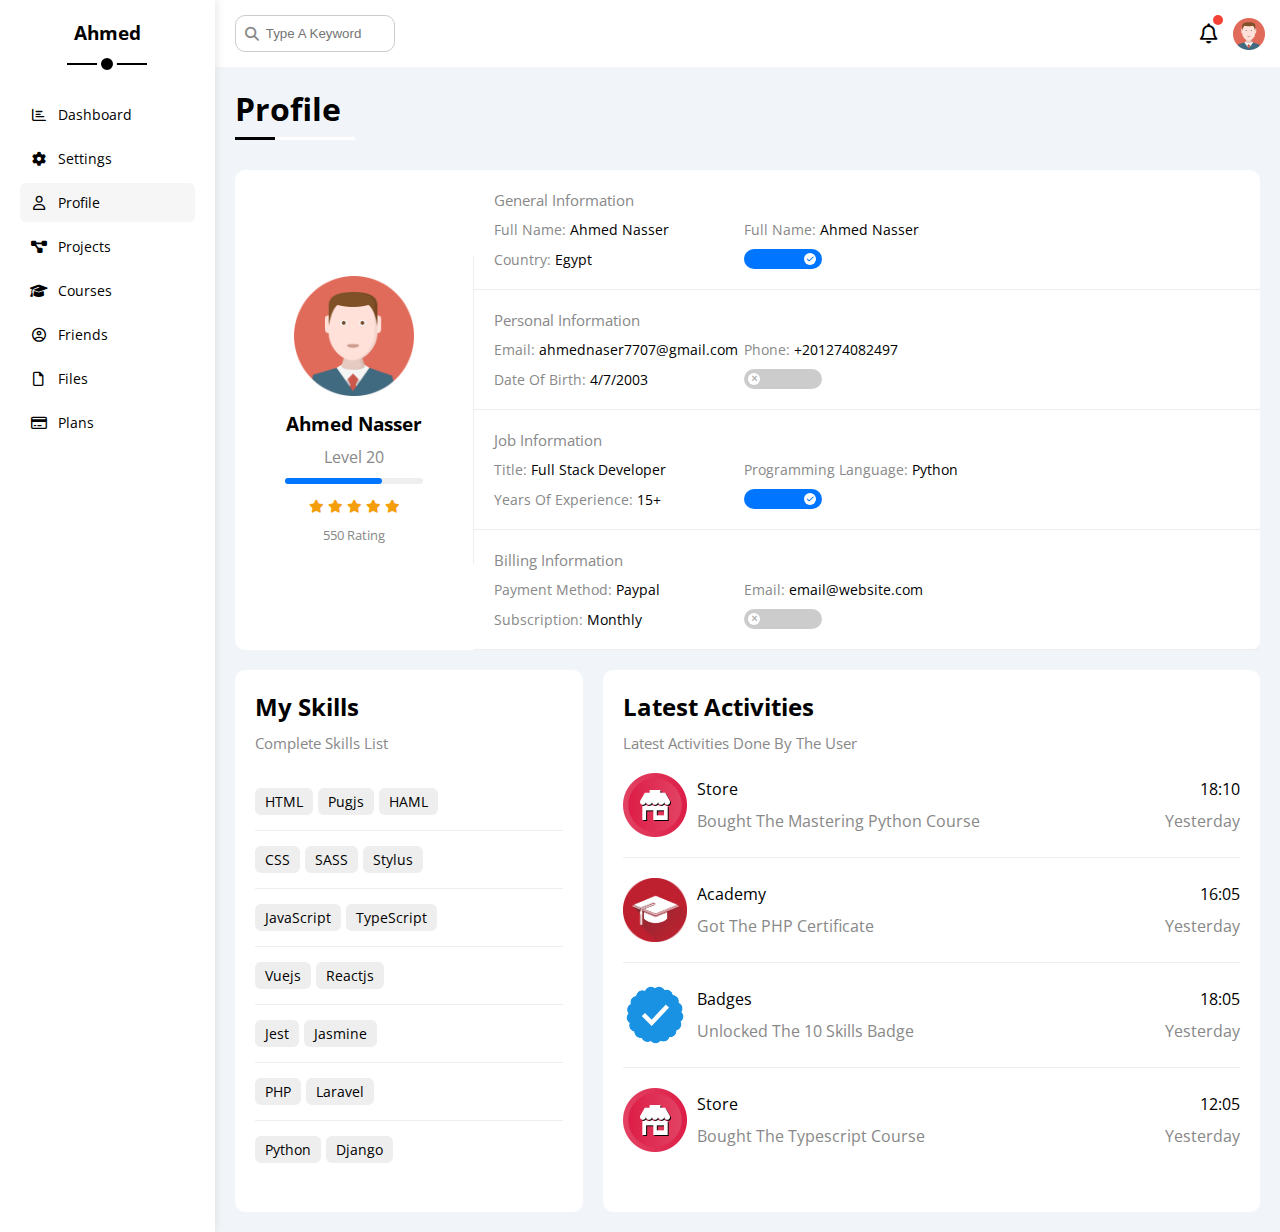
<file: profile.html>
<!DOCTYPE html>
<html lang="en">
  <head>
    <meta charset="UTF-8" />
    <meta http-equiv="X-UA-Compatible" content="IE=edge" />
    <meta name="viewport" content="width=device-width, initial-scale=1.0" />
    <title>Profile</title>
    <link rel="stylesheet" href="css/all.min.css" />
    <link rel="stylesheet" href="css/framework.css" />
    <link rel="stylesheet" href="css/master.css" />
    <link rel="preconnect" href="https://fonts.googleapis.com" />
    <link rel="preconnect" href="https://fonts.gstatic.com" crossorigin />
    <link
      href="https://fonts.googleapis.com/css2?family=Open+Sans:wght@300;500&display=swap"
      rel="stylesheet"
    />
  </head>
  <body>
    <div class="page flex">
      <div class="sidebar p-20 bg-white relative">
        <h3 class="txt-c relative">Ahmed</h3>
        <ul>
          <li>
            <a
              href="index.html"
              class="p-10 c-black fs-14 flex align-items rad-6"
            >
              <i class="fa-regular fa-chart-bar fa-fw"></i>
              <span class="hide-mobile">Dashboard</span>
            </a>
          </li>
          <li>
            <a
              href="settings.html"
              class="p-10 c-black fs-14 flex align-items rad-6"
            >
              <i class="fa-solid fa-gear fa-fw"></i>
              <span class="hide-mobile">Settings</span>
            </a>
          </li>
          <li>
            <a
              href="profile.html"
              class="active p-10 c-black fs-14 flex align-items rad-6"
            >
              <i class="fa-regular fa-user fa-fw"></i>
              <span class="hide-mobile">Profile</span>
            </a>
          </li>
          <li>
            <a
              href="projects.html"
              class="p-10 c-black fs-14 flex align-items rad-6"
            >
              <i class="fa-solid fa-diagram-project fa-fw"></i>
              <span class="hide-mobile">Projects</span>
            </a>
          </li>
          <li>
            <a
              href="courses.html"
              class="p-10 c-black fs-14 flex align-items rad-6"
            >
              <i class="fa-solid fa-graduation-cap fa-fw"></i>
              <span class="hide-mobile">Courses</span>
            </a>
          </li>
          <li>
            <a
              href="friends.html"
              class="p-10 c-black fs-14 flex align-items rad-6"
            >
              <i class="fa-regular fa-circle-user fa-fw"></i>
              <span class="hide-mobile">Friends</span>
            </a>
          </li>
          <li>
            <a
              href="files.html"
              class="p-10 c-black fs-14 flex align-items rad-6"
            >
              <i class="fa-regular fa-file fa-fw"></i>
              <span class="hide-mobile">Files</span>
            </a>
          </li>
          <li>
            <a
              href="plans.html"
              class="p-10 c-black fs-14 flex align-items rad-6"
            >
              <i class="fa-regular fa-credit-card fa-fw"></i>
              <span class="hide-mobile">Plans</span>
            </a>
          </li>
        </ul>
      </div>
      <div class="content w-full">
        <nav class="p-15 between-flex bg-white">
          <div class="search relative">
            <input
              class="p-10 rad-10"
              type="text"
              placeholder="Type A Keyword"
            />
          </div>
          <div class="icons flex align-items">
            <span class="relative notification">
              <i class="fa-regular fa-bell fa-lg"></i>
            </span>
            <img src="imgs\\avatar.png" alt="" />
          </div>
        </nav>
        <h1 class="relative">Profile</h1>
        <div class="profile-page m-20">
          <div
            class="overview bg-white rad-10 flex align-items direction-mobile txt-c-mobile"
          >
            <div class="avatar-box txt-c p-20">
              <img src="imgs\\avatar.png" alt="avatar" class="mb-10" />
              <h3>Ahmed Nasser</h3>
              <p class="c-grey mb-10 mt-10">Level 20</p>
              <div class="level rad-6 bg-eee relative">
                <span class="bg-blue rad-6"></span>
              </div>
              <div class="rating mb-10 mt-10">
                <i class="fa-solid fa-star c-orange fs-13"></i>
                <i class="fa-solid fa-star c-orange fs-13"></i>
                <i class="fa-solid fa-star c-orange fs-13"></i>
                <i class="fa-solid fa-star c-orange fs-13"></i>
                <i class="fa-solid fa-star c-orange fs-13"></i>
              </div>
              <p class="c-grey fs-13">550 Rating</p>
            </div>
            <div class="info w-full">
              <div class="box flex align-items p-20">
                <h4 class="c-grey fs-15 w-full">General Information</h4>
                <div class="fs-14">
                  <span class="c-grey">Full Name:</span>
                  <span>Ahmed Nasser</span>
                </div>
                <div class="fs-14">
                  <span class="c-grey">Full Name:</span>
                  <span>Ahmed Nasser</span>
                </div>
                <div class="fs-14 pt-10">
                  <span class="c-grey">Country:</span>
                  <span>Egypt</span>
                </div>
                <div class="fs-14">
                  <label>
                    <input class="checkbox" type="checkbox" checked />
                    <div class="switch relative"></div>
                  </label>
                </div>
              </div>
              <div class="box flex align-items p-20">
                <h4 class="c-grey fs-15 w-full">Personal Information</h4>
                <div class="fs-14">
                  <span class="c-grey">Email:</span>
                  <span>ahmednaser7707@gmail.com</span>
                </div>
                <div class="fs-14">
                  <span class="c-grey">Phone:</span>
                  <span>+201274082497</span>
                </div>
                <div class="fs-14 pt-10">
                  <span class="c-grey">Date Of Birth:</span>
                  <span>4/7/2003</span>
                </div>
                <div class="fs-14">
                  <label>
                    <input class="checkbox" type="checkbox" />
                    <div class="switch relative"></div>
                  </label>
                </div>
              </div>
              <div class="box flex align-items p-20">
                <h4 class="c-grey fs-15 w-full">Job Information</h4>
                <div class="fs-14">
                  <span class="c-grey">Title:</span>
                  <span>Full Stack Developer</span>
                </div>
                <div class="fs-14">
                  <span class="c-grey">Programming Language:</span>
                  <span>Python</span>
                </div>
                <div class="fs-14 pt-10">
                  <span class="c-grey">Years Of Experience:</span>
                  <span>15+</span>
                </div>
                <div class="fs-14">
                  <label>
                    <input class="checkbox" type="checkbox" checked />
                    <div class="switch relative"></div>
                  </label>
                </div>
              </div>
              <div class="box flex align-items p-20">
                <h4 class="c-grey fs-15 w-full">Billing Information</h4>
                <div class="fs-14">
                  <span class="c-grey">Payment Method:</span>
                  <span>Paypal</span>
                </div>
                <div class="fs-14">
                  <span class="c-grey">Email:</span>
                  <span>email@website.com</span>
                </div>
                <div class="fs-14 pt-10">
                  <span class="c-grey">Subscription:</span>
                  <span>Monthly</span>
                </div>
                <div class="fs-14">
                  <label>
                    <input class="checkbox" type="checkbox" />
                    <div class="switch relative"></div>
                  </label>
                </div>
              </div>
            </div>
          </div>
          <div class="other-data flex gap-20 mt-20 direction-mobile">
            <div class="my-skills p-20 rad-10 bg-white">
              <h2 class="mb-10">My Skills</h2>
              <p class="c-grey fs-15 mb-20">Complete Skills List</p>
              <div class="skill-row flex gap-5">
                <span class="bg-eee btn-shape fs-14">HTML</span>
                <span class="bg-eee btn-shape fs-14">Pugjs</span>
                <span class="bg-eee btn-shape fs-14">HAML</span>
              </div>
              <div class="skill-row flex gap-5">
                <span class="bg-eee btn-shape fs-14">CSS</span>
                <span class="bg-eee btn-shape fs-14">SASS</span>
                <span class="bg-eee btn-shape fs-14">Stylus</span>
              </div>
              <div class="skill-row flex gap-5">
                <span class="bg-eee btn-shape fs-14">JavaScript</span>
                <span class="bg-eee btn-shape fs-14">TypeScript</span>
              </div>
              <div class="skill-row flex gap-5">
                <span class="bg-eee btn-shape fs-14">Vuejs</span>
                <span class="bg-eee btn-shape fs-14">Reactjs</span>
              </div>
              <div class="skill-row flex gap-5">
                <span class="bg-eee btn-shape fs-14">Jest</span>
                <span class="bg-eee btn-shape fs-14">Jasmine</span>
              </div>
              <div class="skill-row flex gap-5">
                <span class="bg-eee btn-shape fs-14">PHP</span>
                <span class="bg-eee btn-shape fs-14">Laravel</span>
              </div>
              <div class="skill-row flex gap-5">
                <span class="bg-eee btn-shape fs-14">Python</span>
                <span class="bg-eee btn-shape fs-14">Django</span>
              </div>
            </div>
            <div class="activities p-20 rad-10 bg-white">
              <h2 class="mb-10">Latest Activities</h2>
              <p class="c-grey fs-15 mb-20">
                Latest Activities Done By The User
              </p>
              <div
                class="activity mb-20 flex align-items gap-10 direction-mobile"
              >
                <img src="imgs\\activity-01.png" alt="activity-01" />
                <div
                  class="info flex align-items direction-mobile txt-c-mobile"
                >
                  <div class="heading">
                    <span class="block mb-10">Store</span>
                    <p class="c-grey">Bought The Mastering Python Course</p>
                  </div>
                  <div class="data">
                    <span class="block mb-10 txt-c-mobile">18:10</span>
                    <span class="c-grey">Yesterday</span>
                  </div>
                </div>
              </div>
              <div
                class="activity mb-20 flex align-items gap-10 direction-mobile"
              >
                <img src="imgs\\activity-02.png" alt="activity-02" />
                <div
                  class="info flex align-items direction-mobile txt-c-mobile"
                >
                  <div class="heading">
                    <span class="block mb-10">Academy</span>
                    <p class="c-grey">Got The PHP Certificate</p>
                  </div>
                  <div class="data">
                    <span class="block mb-10 txt-c-mobile">16:05</span>
                    <span class="c-grey">Yesterday</span>
                  </div>
                </div>
              </div>
              <div
                class="activity mb-20 flex align-items gap-10 direction-mobile"
              >
                <img src="imgs\\activity-03.png" alt="activity-03" />
                <div
                  class="info flex align-items direction-mobile txt-c-mobile"
                >
                  <div class="heading">
                    <span class="block mb-10">Badges</span>
                    <p class="c-grey">Unlocked The 10 Skills Badge</p>
                  </div>
                  <div class="data">
                    <span class="block mb-10 txt-c-mobile">18:05</span>
                    <span class="c-grey">Yesterday</span>
                  </div>
                </div>
              </div>
              <div
                class="activity mb-20 flex align-items gap-10 direction-mobile"
              >
                <img src="imgs\\activity-01.png" alt="activity-01" />
                <div
                  class="info flex align-items direction-mobile txt-c-mobile"
                >
                  <div class="heading">
                    <span class="block mb-10">Store</span>
                    <p class="c-grey">Bought The Typescript Course</p>
                  </div>
                  <div class="data">
                    <span class="block mb-10 txt-c-mobile">12:05</span>
                    <span class="c-grey">Yesterday</span>
                  </div>
                </div>
              </div>
            </div>
          </div>
        </div>
      </div>
    </div>
  </body>
</html>
</file>
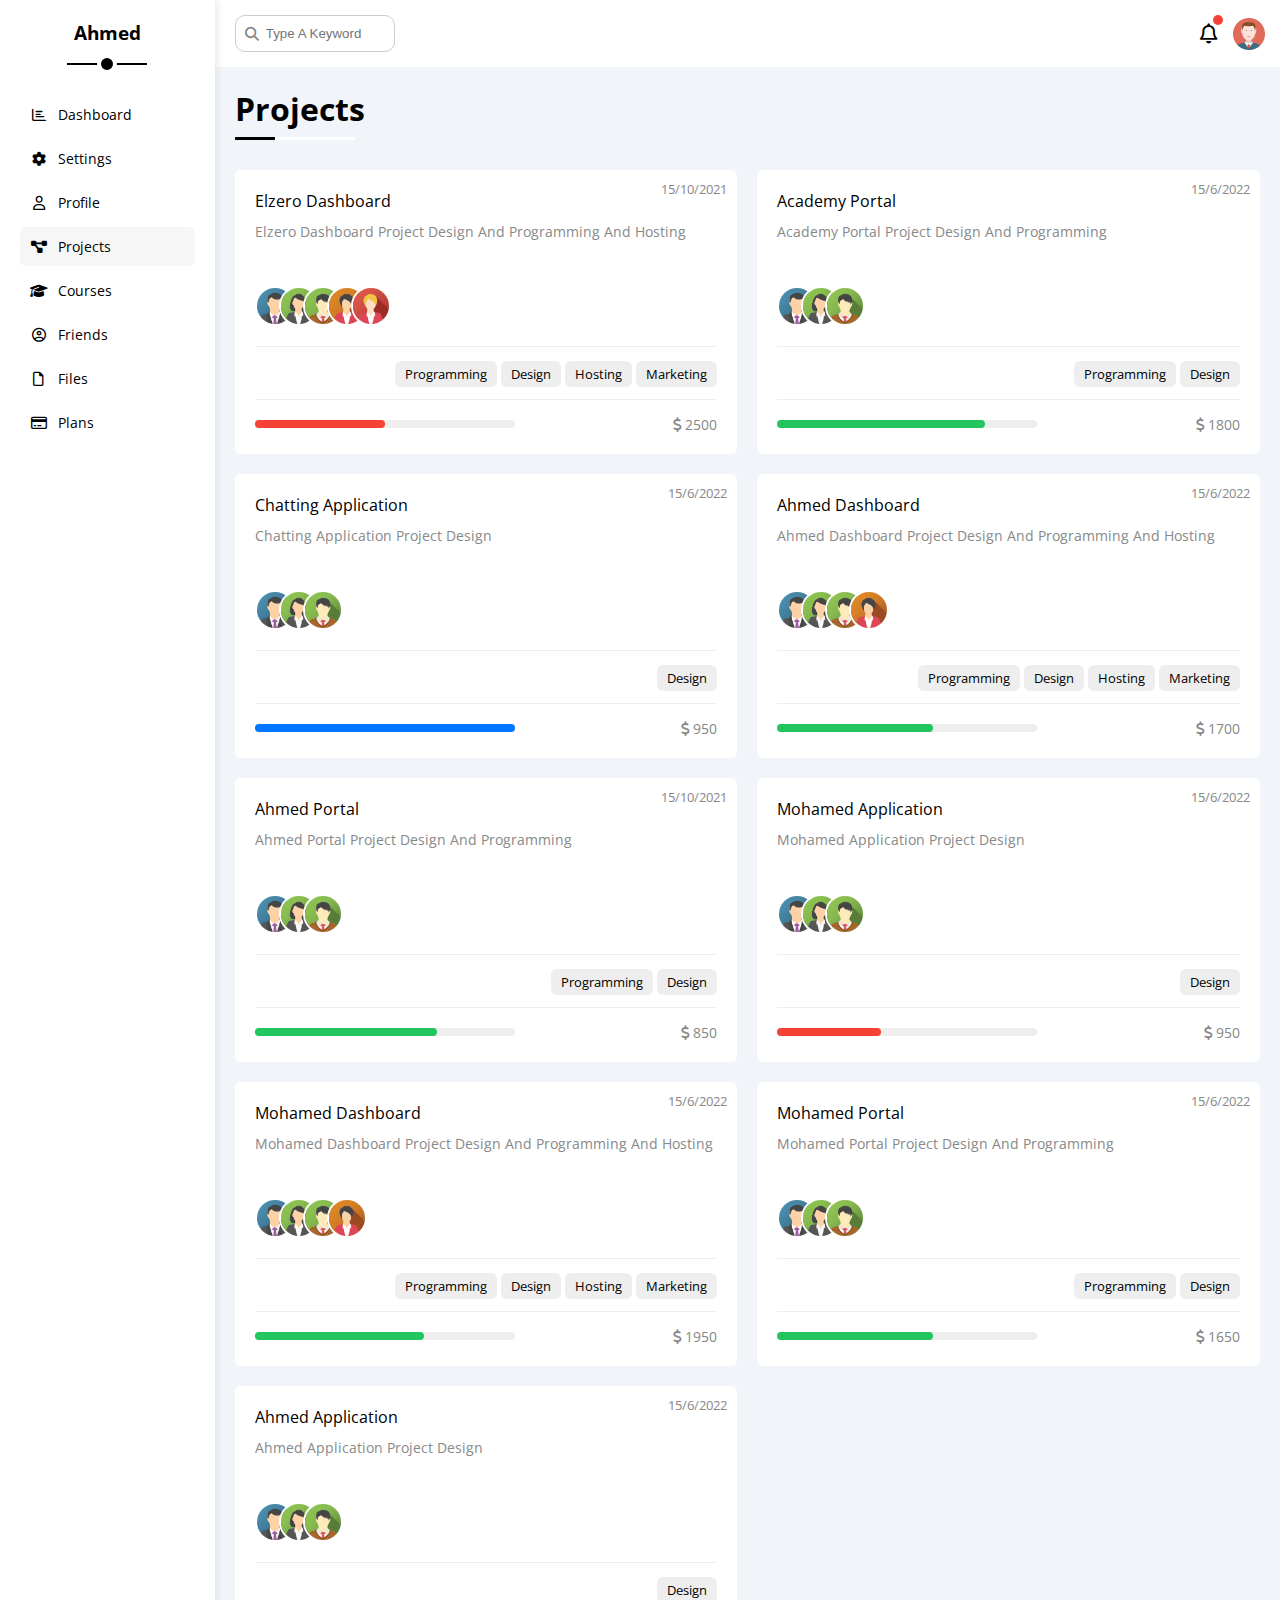
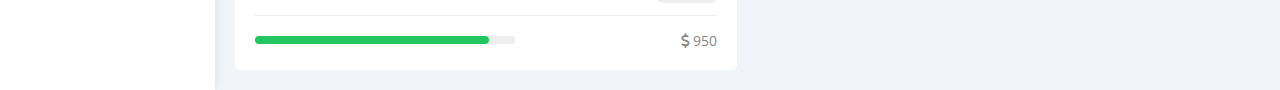
<file: projects.html>
<!DOCTYPE html>
<html lang="en">
  <head>
    <meta charset="UTF-8" />
    <meta http-equiv="X-UA-Compatible" content="IE=edge" />
    <meta name="viewport" content="width=device-width, initial-scale=1.0" />
    <title>Projects</title>
    <link rel="stylesheet" href="css/all.min.css" />
    <link rel="stylesheet" href="css/framework.css" />
    <link rel="stylesheet" href="css/master.css" />
    <link rel="preconnect" href="https://fonts.googleapis.com" />
    <link rel="preconnect" href="https://fonts.gstatic.com" crossorigin />
    <link
      href="https://fonts.googleapis.com/css2?family=Open+Sans:wght@300;500&display=swap"
      rel="stylesheet"
    />
  </head>
  <body>
    <div class="page flex">
      <div class="sidebar p-20 bg-white relative">
        <h3 class="txt-c relative">Ahmed</h3>
        <ul>
          <li>
            <a
              href="index.html"
              class="p-10 c-black fs-14 flex align-items rad-6"
            >
              <i class="fa-regular fa-chart-bar fa-fw"></i>
              <span class="hide-mobile">Dashboard</span>
            </a>
          </li>
          <li>
            <a
              href="settings.html"
              class="p-10 c-black fs-14 flex align-items rad-6"
            >
              <i class="fa-solid fa-gear fa-fw"></i>
              <span class="hide-mobile">Settings</span>
            </a>
          </li>
          <li>
            <a
              href="profile.html"
              class="p-10 c-black fs-14 flex align-items rad-6"
            >
              <i class="fa-regular fa-user fa-fw"></i>
              <span class="hide-mobile">Profile</span>
            </a>
          </li>
          <li>
            <a
              href="projects.html"
              class="active p-10 c-black fs-14 flex align-items rad-6"
            >
              <i class="fa-solid fa-diagram-project fa-fw"></i>
              <span class="hide-mobile">Projects</span>
            </a>
          </li>
          <li>
            <a
              href="courses.html"
              class="p-10 c-black fs-14 flex align-items rad-6"
            >
              <i class="fa-solid fa-graduation-cap fa-fw"></i>
              <span class="hide-mobile">Courses</span>
            </a>
          </li>
          <li>
            <a
              href="friends.html"
              class="p-10 c-black fs-14 flex align-items rad-6"
            >
              <i class="fa-regular fa-circle-user fa-fw"></i>
              <span class="hide-mobile">Friends</span>
            </a>
          </li>
          <li>
            <a
              href="files.html"
              class="p-10 c-black fs-14 flex align-items rad-6"
            >
              <i class="fa-regular fa-file fa-fw"></i>
              <span class="hide-mobile">Files</span>
            </a>
          </li>
          <li>
            <a
              href="plans.html"
              class="p-10 c-black fs-14 flex align-items rad-6"
            >
              <i class="fa-regular fa-credit-card fa-fw"></i>
              <span class="hide-mobile">Plans</span>
            </a>
          </li>
        </ul>
      </div>
      <div class="content w-full">
        <nav class="p-15 between-flex bg-white">
          <div class="search relative">
            <input
              class="p-10 rad-10"
              type="text"
              placeholder="Type A Keyword"
            />
          </div>
          <div class="icons flex align-items">
            <span class="relative notification">
              <i class="fa-regular fa-bell fa-lg"></i>
            </span>
            <img src="imgs\\avatar.png" alt="" />
          </div>
        </nav>
        <h1 class="relative">Projects</h1>
        <div class="projects-page grid gap-20 m-20">
          <div class="project p-20 rad-6 relative bg-white">
            <span class="date c-grey fs-13">15/10/2021</span>
            <h4>Elzero Dashboard</h4>
            <p class="c-grey fs-14 mt-10 mb-10">
              Elzero Dashboard Project Design And Programming And Hosting
            </p>
            <div class="team">
              <img src="imgs\\team-01.png" alt="team01" />
              <img src="imgs\\team-02.png" alt="team02" />
              <img src="imgs\\team-03.png" alt="team03" />
              <img src="imgs\\team-04.png" alt="team04" />
              <img src="imgs\\team-05.png" alt="team05" />
            </div>
            <div class="desc mt-15 pt-15">
              <span class="btn-shape bg-eee fs-13">Programming</span>
              <span class="btn-shape bg-eee fs-13">Design</span>
              <span class="btn-shape bg-eee fs-13">Hosting</span>
              <span class="btn-shape bg-eee fs-13">Marketing</span>
            </div>
            <div class="stats pt-15 mt-15 between-flex">
              <div class="progress-handler bg-eee rad-6 relative">
                <span style="width: 50%" class="bg-red rad-6"></span>
              </div>
              <div class="price fs-14 c-grey">
                <i class="fa-solid fa-dollar-sign"></i>
                2500
              </div>
            </div>
          </div>
          <div class="project p-20 rad-6 relative bg-white">
            <span class="date c-grey fs-13">15/6/2022</span>
            <h4>Academy Portal</h4>
            <p class="c-grey fs-14 mt-10 mb-10">
              Academy Portal Project Design And Programming
            </p>
            <div class="team">
              <img src="imgs\\team-01.png" alt="team01" />
              <img src="imgs\\team-02.png" alt="team02" />
              <img src="imgs\\team-03.png" alt="team03" />
            </div>
            <div class="desc mt-15 pt-15">
              <span class="btn-shape bg-eee fs-13">Programming</span>
              <span class="btn-shape bg-eee fs-13">Design</span>
            </div>
            <div class="stats pt-15 mt-15 between-flex">
              <div class="progress-handler bg-eee rad-6 relative">
                <span style="width: 80%" class="bg-green rad-6"></span>
              </div>
              <div class="price fs-14 c-grey">
                <i class="fa-solid fa-dollar-sign"></i>
                1800
              </div>
            </div>
          </div>
          <div class="project p-20 rad-6 relative bg-white">
            <span class="date c-grey fs-13">15/6/2022</span>
            <h4>Chatting Application</h4>
            <p class="c-grey fs-14 mt-10 mb-10">
              Chatting Application Project Design
            </p>
            <div class="team">
              <img src="imgs\\team-01.png" alt="team01" />
              <img src="imgs\\team-02.png" alt="team02" />
              <img src="imgs\\team-03.png" alt="team03" />
            </div>
            <div class="desc mt-15 pt-15">
              <span class="btn-shape bg-eee fs-13">Design</span>
            </div>
            <div class="stats pt-15 mt-15 between-flex">
              <div class="progress-handler bg-eee rad-6 relative">
                <span style="width: 100%" class="bg-blue rad-6"></span>
              </div>
              <div class="price fs-14 c-grey">
                <i class="fa-solid fa-dollar-sign"></i>
                950
              </div>
            </div>
          </div>
          <div class="project p-20 rad-6 relative bg-white">
            <span class="date c-grey fs-13">15/6/2022</span>
            <h4>Ahmed Dashboard</h4>
            <p class="c-grey fs-14 mt-10 mb-10">
              Ahmed Dashboard Project Design And Programming And Hosting
            </p>
            <div class="team">
              <img src="imgs\\team-01.png" alt="team01" />
              <img src="imgs\\team-02.png" alt="team02" />
              <img src="imgs\\team-03.png" alt="team03" />
              <img src="imgs\\team-04.png" alt="team04" />
            </div>
            <div class="desc mt-15 pt-15">
              <span class="btn-shape bg-eee fs-13">Programming</span>
              <span class="btn-shape bg-eee fs-13">Design</span>
              <span class="btn-shape bg-eee fs-13">Hosting</span>
              <span class="btn-shape bg-eee fs-13">Marketing</span>
            </div>
            <div class="stats pt-15 mt-15 between-flex">
              <div class="progress-handler bg-eee rad-6 relative">
                <span style="width: 60%" class="bg-green rad-6"></span>
              </div>
              <div class="price fs-14 c-grey">
                <i class="fa-solid fa-dollar-sign"></i>
                1700
              </div>
            </div>
          </div>
          <div class="project p-20 rad-6 relative bg-white">
            <span class="date c-grey fs-13">15/10/2021</span>
            <h4>Ahmed Portal</h4>
            <p class="c-grey fs-14 mt-10 mb-10">
              Ahmed Portal Project Design And Programming
            </p>
            <div class="team">
              <img src="imgs\\team-01.png" alt="team01" />
              <img src="imgs\\team-02.png" alt="team02" />
              <img src="imgs\\team-03.png" alt="team03" />
            </div>
            <div class="desc mt-15 pt-15">
              <span class="btn-shape bg-eee fs-13">Programming</span>
              <span class="btn-shape bg-eee fs-13">Design</span>
            </div>
            <div class="stats pt-15 mt-15 between-flex">
              <div class="progress-handler bg-eee rad-6 relative">
                <span style="width: 70%" class="bg-green rad-6"></span>
              </div>
              <div class="price fs-14 c-grey">
                <i class="fa-solid fa-dollar-sign"></i>
                850
              </div>
            </div>
          </div>
          <div class="project p-20 rad-6 relative bg-white">
            <span class="date c-grey fs-13">15/6/2022</span>
            <h4>Mohamed Application</h4>
            <p class="c-grey fs-14 mt-10 mb-10">
              Mohamed Application Project Design
            </p>
            <div class="team">
              <img src="imgs\\team-01.png" alt="team01" />
              <img src="imgs\\team-02.png" alt="team02" />
              <img src="imgs\\team-03.png" alt="team03" />
            </div>
            <div class="desc mt-15 pt-15">
              <span class="btn-shape bg-eee fs-13">Design</span>
            </div>
            <div class="stats pt-15 mt-15 between-flex">
              <div class="progress-handler bg-eee rad-6 relative">
                <span style="width: 40%" class="bg-red rad-6"></span>
              </div>
              <div class="price fs-14 c-grey">
                <i class="fa-solid fa-dollar-sign"></i>
                950
              </div>
            </div>
          </div>
          <div class="project p-20 rad-6 relative bg-white">
            <span class="date c-grey fs-13">15/6/2022</span>
            <h4>Mohamed Dashboard</h4>
            <p class="c-grey fs-14 mt-10 mb-10">
              Mohamed Dashboard Project Design And Programming And Hosting
            </p>
            <div class="team">
              <img src="imgs\\team-01.png" alt="team01" />
              <img src="imgs\\team-02.png" alt="team02" />
              <img src="imgs\\team-03.png" alt="team03" />
              <img src="imgs\\team-04.png" alt="team04" />
            </div>
            <div class="desc mt-15 pt-15">
              <span class="btn-shape bg-eee fs-13">Programming</span>
              <span class="btn-shape bg-eee fs-13">Design</span>
              <span class="btn-shape bg-eee fs-13">Hosting</span>
              <span class="btn-shape bg-eee fs-13">Marketing</span>
            </div>
            <div class="stats pt-15 mt-15 between-flex">
              <div class="progress-handler bg-eee rad-6 relative">
                <span style="width: 65%" class="bg-green rad-6"></span>
              </div>
              <div class="price fs-14 c-grey">
                <i class="fa-solid fa-dollar-sign"></i>
                1950
              </div>
            </div>
          </div>
          <div class="project p-20 rad-6 relative bg-white">
            <span class="date c-grey fs-13">15/6/2022</span>
            <h4>Mohamed Portal</h4>
            <p class="c-grey fs-14 mt-10 mb-10">
              Mohamed Portal Project Design And Programming
            </p>
            <div class="team">
              <img src="imgs\\team-01.png" alt="team01" />
              <img src="imgs\\team-02.png" alt="team02" />
              <img src="imgs\\team-03.png" alt="team03" />
            </div>
            <div class="desc mt-15 pt-15">
              <span class="btn-shape bg-eee fs-13">Programming</span>
              <span class="btn-shape bg-eee fs-13">Design</span>
            </div>
            <div class="stats pt-15 mt-15 between-flex">
              <div class="progress-handler bg-eee rad-6 relative">
                <span style="width: 60%" class="bg-green rad-6"></span>
              </div>
              <div class="price fs-14 c-grey">
                <i class="fa-solid fa-dollar-sign"></i>
                1650
              </div>
            </div>
          </div>
          <div class="project p-20 rad-6 relative bg-white">
            <span class="date c-grey fs-13">15/6/2022</span>
            <h4>Ahmed Application</h4>
            <p class="c-grey fs-14 mt-10 mb-10">
              Ahmed Application Project Design
            </p>
            <div class="team">
              <img src="imgs\\team-01.png" alt="team01" />
              <img src="imgs\\team-02.png" alt="team02" />
              <img src="imgs\\team-03.png" alt="team03" />
            </div>
            <div class="desc mt-15 pt-15">
              <span class="btn-shape bg-eee fs-13">Design</span>
            </div>
            <div class="stats pt-15 mt-15 between-flex">
              <div class="progress-handler bg-eee rad-6 relative">
                <span style="width: 90%" class="bg-green rad-6"></span>
              </div>
              <div class="price fs-14 c-grey">
                <i class="fa-solid fa-dollar-sign"></i>
                950
              </div>
            </div>
          </div>
        </div>
      </div>
    </div>
  </body>
</html>
</file>
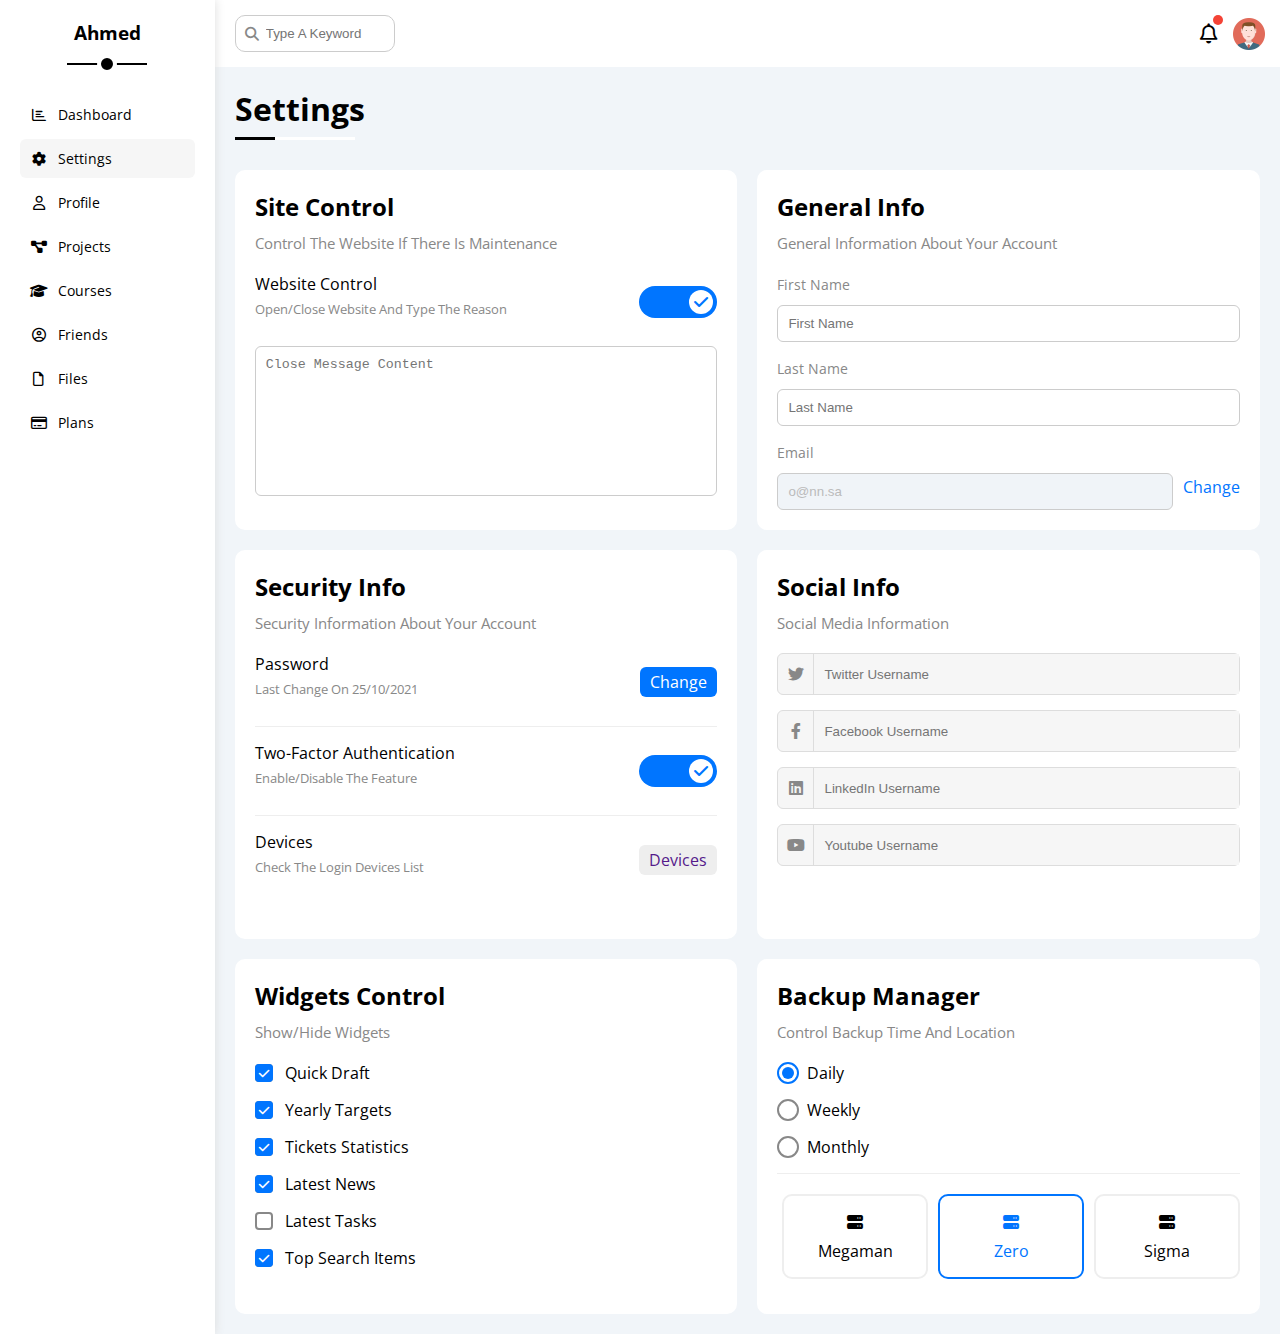
<file: settings.html>
<!DOCTYPE html>
<html lang="en">
  <head>
    <meta charset="UTF-8" />
    <meta http-equiv="X-UA-Compatible" content="IE=edge" />
    <meta name="viewport" content="width=device-width, initial-scale=1.0" />
    <title>Settings</title>
    <link rel="stylesheet" href="css/all.min.css" />
    <link rel="stylesheet" href="css/framework.css" />
    <link rel="stylesheet" href="css/master.css" />
    <link rel="preconnect" href="https://fonts.googleapis.com" />
    <link rel="preconnect" href="https://fonts.gstatic.com" crossorigin />
    <link
      href="https://fonts.googleapis.com/css2?family=Open+Sans:wght@300;500&display=swap"
      rel="stylesheet"
    />
  </head>
  <body>
    <div class="page flex">
      <div class="sidebar p-20 bg-white relative">
        <h3 class="txt-c relative">Ahmed</h3>
        <ul>
          <li>
            <a
              href="index.html"
              class="p-10 c-black fs-14 flex align-items rad-6"
            >
              <i class="fa-regular fa-chart-bar fa-fw"></i>
              <span class="hide-mobile">Dashboard</span>
            </a>
          </li>
          <li>
            <a
              href="settings.html"
              class="active p-10 c-black fs-14 flex align-items rad-6"
            >
              <i class="fa-solid fa-gear fa-fw"></i>
              <span class="hide-mobile">Settings</span>
            </a>
          </li>
          <li>
            <a
              href="profile.html"
              class="p-10 c-black fs-14 flex align-items rad-6"
            >
              <i class="fa-regular fa-user fa-fw"></i>
              <span class="hide-mobile">Profile</span>
            </a>
          </li>
          <li>
            <a
              href="projects.html"
              class="p-10 c-black fs-14 flex align-items rad-6"
            >
              <i class="fa-solid fa-diagram-project fa-fw"></i>
              <span class="hide-mobile">Projects</span>
            </a>
          </li>
          <li>
            <a
              href="courses.html"
              class="p-10 c-black fs-14 flex align-items rad-6"
            >
              <i class="fa-solid fa-graduation-cap fa-fw"></i>
              <span class="hide-mobile">Courses</span>
            </a>
          </li>
          <li>
            <a
              href="friends.html"
              class="p-10 c-black fs-14 flex align-items rad-6"
            >
              <i class="fa-regular fa-circle-user fa-fw"></i>
              <span class="hide-mobile">Friends</span>
            </a>
          </li>
          <li>
            <a
              href="files.html"
              class="p-10 c-black fs-14 flex align-items rad-6"
            >
              <i class="fa-regular fa-file fa-fw"></i>
              <span class="hide-mobile">Files</span>
            </a>
          </li>
          <li>
            <a
              href="plans.html"
              class="p-10 c-black fs-14 flex align-items rad-6"
            >
              <i class="fa-regular fa-credit-card fa-fw"></i>
              <span class="hide-mobile">Plans</span>
            </a>
          </li>
        </ul>
      </div>
      <div class="content w-full">
        <nav class="p-15 between-flex bg-white">
          <div class="search relative">
            <input
              class="p-10 rad-10"
              type="text"
              placeholder="Type A Keyword"
            />
          </div>
          <div class="icons flex align-items">
            <span class="relative notification">
              <i class="fa-regular fa-bell fa-lg"></i>
            </span>
            <img src="imgs\\avatar.png" alt="" />
          </div>
        </nav>
        <h1 class="relative">Settings</h1>
        <div class="settings-page grid gap-20 m-20">
          <div class="site-control bg-white p-20 rad-10">
            <h2 class="mb-10">Site Control</h2>
            <p class="mb-20 c-grey fs-15">
              Control The Website If There Is Maintenance
            </p>
            <div class="between-flex mb-15">
              <div class="info">
                <span>Website Control</span>
                <p class="c-grey fs-13 mt-5">
                  Open/Close Website And Type The Reason
                </p>
              </div>
              <label>
                <input class="checkbox" type="checkbox" name="" id="" checked />
                <div class="switch relative"></div>
              </label>
            </div>
            <textarea
              placeholder="Close Message Content"
              class="rad-6 p-10 block w-full"
            ></textarea>
          </div>
          <div class="general-info bg-white p-20 rad-10">
            <h2 class="mb-10">General Info</h2>
            <p class="mb-20 c-grey fs-15">
              General Information About Your Account
            </p>
            <div class="mb-15">
              <label for="fname" class="fs-14 c-grey">First Name</label>
              <input
                type="text"
                id="fname"
                class="block p-10 rad-6 w-full border-ccc mt-10"
                placeholder="First Name"
              />
            </div>
            <div class="mb-15">
              <label for="lname" class="fs-14 c-grey">Last Name</label>
              <input
                type="text"
                id="lname"
                class="block p-10 rad-6 w-full border-ccc mt-10"
                placeholder="Last Name"
              />
            </div>
            <div>
              <label for="email" class="fs-14 c-grey">Email</label>
              <div class="center-flex gap-10">
                <input
                  type="email"
                  value="o@nn.sa"
                  id="lname"
                  class="block p-10 rad-6 w-full border-ccc mt-10"
                  placeholder="Last Name"
                  disabled
                />
                <a class="c-blue" href="">Change</a>
              </div>
            </div>
          </div>
          <div class="security-info bg-white rad-10 p-20">
            <h2 class="mb-10">Security Info</h2>
            <p class="mb-20 c-grey fs-15">
              Security Information About Your Account
            </p>
            <div class="box between-flex mb-15">
              <div class="info">
                <span>Password</span>
                <p class="c-grey fs-13 mt-5">Last Change On 25/10/2021</p>
              </div>
              <a href="" class="btn-shape bg-blue c-white">Change</a>
            </div>
            <div class="box between-flex mb-15">
              <div class="info">
                <span>Two-Factor Authentication</span>
                <p class="c-grey fs-13 mt-5">Enable/Disable The Feature</p>
              </div>
              <label>
                <input class="checkbox" type="checkbox" name="" id="" checked />
                <div class="switch relative"></div>
              </label>
            </div>
            <div class="box between-flex mb-15">
              <div class="info">
                <span>Devices</span>
                <p class="c-grey fs-13 mt-5">Check The Login Devices List</p>
              </div>
              <a href="" class="btn-shape bg-eee">Devices</a>
            </div>
          </div>
          <div class="social-info bg-white p-20 rad-10">
            <h2 class="mb-10">Social Info</h2>
            <p class="mb-20 c-grey fs-15">Social Media Information</p>
            <div class="row flex gap-10 align-items rad-6 mb-15">
              <i class="fa-brands fa-twitter center-flex c-grey"></i>
              <input
                type="text"
                class="w-full"
                placeholder="Twitter Username"
              />
            </div>
            <div class="row flex gap-10 align-items rad-6 mb-15">
              <i class="fa-brands fa-facebook-f center-flex c-grey"></i>
              <input
                type="text"
                class="w-full"
                placeholder="Facebook Username"
              />
            </div>
            <div class="row flex gap-10 align-items rad-6 mb-15">
              <i class="fa-brands fa-linkedin center-flex c-grey"></i>
              <input
                type="text"
                class="w-full"
                placeholder="LinkedIn Username"
              />
            </div>
            <div class="row flex gap-10 align-items rad-6">
              <i class="fa-brands fa-youtube center-flex c-grey"></i>
              <input
                type="text"
                class="w-full"
                placeholder="Youtube Username"
              />
            </div>
          </div>
          <div class="widgets-control bg-white p-20 rad-10">
            <h2 class="mb-10">Widgets Control</h2>
            <p class="mb-20 c-grey fs-15">Show/Hide Widgets</p>
            <div class="control mb-15 flex align-items">
              <input type="checkbox" id="1" checked />
              <label for="1" class="relative">Quick Draft</label>
            </div>
            <div class="control mb-15 flex align-items">
              <input type="checkbox" id="2" checked />
              <label for="2" class="relative">Yearly Targets</label>
            </div>
            <div class="control mb-15 flex align-items">
              <input type="checkbox" id="3" checked />
              <label for="3" class="relative">Tickets Statistics</label>
            </div>
            <div class="control mb-15 flex align-items">
              <input type="checkbox" id="4" checked />
              <label for="4" class="relative">Latest News </label>
            </div>
            <div class="control mb-15 flex align-items">
              <input type="checkbox" id="5" />
              <label for="5" class="relative">Latest Tasks</label>
            </div>
            <div class="control mb-15 flex align-items">
              <input type="checkbox" id="6" checked />
              <label for="6" class="relative">Top Search Items </label>
            </div>
          </div>
          <div class="backup bg-white p-20 rad-10">
            <h2 class="mb-10">Backup Manager</h2>
            <p class="mb-20 c-grey fs-15">Control Backup Time And Location</p>
            <div class="date mb-15 flex align-items">
              <input type="radio" id="daily" name="time" checked />
              <label for="daily" class="relative">Daily</label>
            </div>
            <div class="date mb-15 flex align-items">
              <input type="radio" id="weekly" name="time" />
              <label for="weekly" class="relative">Weekly</label>
            </div>
            <div class="date mb-15 flex align-items">
              <input type="radio" id="monthly" name="time" />
              <label for="monthly" class="relative">Monthly</label>
            </div>
            <div class="servers flex align-items txt-c gap-5">
              <input type="radio" name="server" id="megaman" />
              <div class="server mb-15 w-full rad-10">
                <label for="megaman" class="m-15 block">
                  <i class="fa-solid fa-server d-block mb-10"></i>
                  <span class="block">Megaman</span>
                </label>
              </div>
              <input type="radio" name="server" id="zero" checked />
              <div class="server mb-15 w-full rad-10">
                <label for="zero" class="m-15 block">
                  <i class="fa-solid fa-server d-block mb-10"></i>
                  <span class="block">Zero</span>
                </label>
              </div>
              <input type="radio" name="server" id="sigma" />
              <div class="server mb-15 w-full rad-10">
                <label for="sigma" class="m-15 block">
                  <i class="fa-solid fa-server d-block mb-10"></i>
                  <span class="block">Sigma</span>
                </label>
              </div>
            </div>
          </div>
        </div>
      </div>
    </div>
  </body>
</html>
</file>
<file: css/framework.css>
.p-20 {
  padding: 20px;
}
.p-10 {
  padding: 10px;
}
.p-15 {
  padding: 15px;
}
.pt-10 {
  padding-top: 10px;
}
.m-20 {
  margin: 20px;
}
.m-15 {
  margin: 15px;
}
.m-10 {
  margin: 10px;
}
.mt-10 {
  margin-top: 10px;
}
.mt-15 {
  margin-top: 15px;
}
.mt-5 {
  margin-top: 5px;
}
.mt-20 {
  margin-top: 20px;
}
.mt-25 {
  margin-top: 25px;
}
.mb-5 {
  margin-bottom: 5px;
}
.mb-10 {
  margin-bottom: 10px;
}
.mb-15 {
  margin-bottom: 15px;
}
.mb-20 {
  margin-bottom: 20px;
}
.mr-10 {
  margin-right: 10px;
}
.pb-15 {
  padding-bottom: 15px;
}
.pt-15 {
  padding-top: 15px;
}
.pl-15 {
  padding-left: 15px;
}
.block {
  display: block;
}
.table {
  display: table;
}
.flex {
  display: flex;
}
.align-items {
  align-items: center;
}
.space-between {
  justify-content: space-between;
}
.between-flex {
  display: flex;
  align-items: center;
  justify-content: space-between;
}
.center-flex {
  display: flex;
  align-items: center;
  justify-content: center;
}
.f-wrap {
  flex-wrap: wrap;
}
.grid {
  display: grid;
}
.gap-20 {
  gap: 20px;
}
.gap-15 {
  gap: 15px;
}
.gap-10 {
  gap: 10px;
}
.gap-5 {
  gap: 5px;
}
.c-black {
  color: black;
}
.c-white {
  color: white;
}
.c-grey {
  color: var(--grey-color);
}
.c-blue {
  color: var(--blue-color);
}
.c-orange {
  color: var(--orange-color);
}
.c-green {
  color: var(--green-color);
}
.c-red {
  color: var(--red-color);
}
.bg-white {
  background-color: white;
}
.bg-eee {
  background-color: #eee;
}
.bg-blue {
  background-color: var(--blue-color);
}
.bg-orange {
  background-color: var(--orange-color);
}
.bg-green {
  background-color: var(--green-color);
}
.bg-red {
  background-color: var(--red-color);
}
.txt-c {
  text-align: center;
}
.fs-13 {
  font-size: 13px;
}
.fs-14 {
  font-size: 14px;
}
.fs-15 {
  font-size: 15px;
}
.fs-25 {
  font-size: 25px;
}
.fw-bold {
  font-weight: bold;
}
.relative {
  position: relative;
}
.rad-6 {
  border-radius: 6px;
}
.rad-10 {
  border-radius: 10px;
}
.rad-half {
  border-radius: 50%;
}
.w-full {
  width: 100%;
}
.h-full {
  height: 100%;
}
.mw-full {
  max-width: 100%;
}
.btn-shape {
  padding: 4px 10px;
  border-radius: 6px;
}
@media (max-width: 767px) {
  .hide-mobile {
    display: none;
  }
}
@media (max-width: 767px) {
  .txt-c-mobile {
    text-align: center;
  }
}
@media (max-width: 767px) {
  .block-mobile {
    display: block;
  }
}
@media (max-width: 767px) {
  .direction-mobile {
    flex-direction: column;
  }
}
.border-ccc {
  border: 1px solid #ccc;
}
.border-eee {
  border: 1px solid #eee;
}
.cursor-pointer {
  cursor: pointer;
}
</file>
<file: css/master.css>
* {
  padding: 0;
  margin: 0;
  border: none;
  -moz-box-sizing: border-box;
  -webkit-box-sizing: border-box;
  box-sizing: border-box;
}
:root {
  --blue-color: #0075ff;
  --blue-alt-color: #0d69d5;
  --orange-color: #f59e0b;
  --green-color: #22c55e;
  --red-color: #f44336;
  --grey-color: #888;
}
::-webkit-scrollbar {
  width: 15px;
}
::-webkit-scrollbar-track {
  background-color: white;
}
::-webkit-scrollbar-thumb {
  background-color: var(--blue-color);
}
::-webkit-scrollbar-thumb:hover {
  background-color: var(--blue-alt-color);
}
html {
  scroll-behavior: smooth;
}
body {
  font-family: "Open Sans", sans-serif;
}
ul {
  list-style: none;
}
a {
  text-decoration: none;
}
*:focus {
  outline: none;
}
textarea {
  resize: none;
}
.page {
  background-color: #f1f5f9;
  min-height: 100vh;
}
.sidebar {
  width: 250px;
  box-shadow: 0 0 10px #ddd;
}
@media (max-width: 767px) {
  .sidebar {
    width: 58px;
    padding: 10px;
  }
}
.sidebar h3 {
  margin-bottom: 50px;
}

@media (max-width: 767px) {
  .sidebar h3 {
    font-size: 13px;
    margin-bottom: 15px;
  }
}
@media (min-width: 768px) {
  .sidebar h3::before,
  .sidebar h3::after {
    content: "";
    position: absolute;
    left: 50%;
    transform: translate(-50%);
    background-color: black;
  }
  .sidebar h3::before {
    width: 80px;
    height: 2px;
    bottom: -20px;
  }
  .sidebar h3::after {
    bottom: -29px;
    height: 12px;
    width: 12px;
    border-radius: 50%;
    border: 4px solid white;
  }
}
.sidebar ul li a {
  margin-bottom: 5px;
  transition: 0.3s;
}
.sidebar ul li a:hover,
.sidebar ul li a.active {
  background-color: #f6f6f6;
}

.sidebar ul li a i {
  margin-right: 10px;
}
@media (max-width: 767px) {
  .sidebar ul li a i {
    margin-right: 0;
  }
}
.content {
  overflow: hidden;
}
.content nav .search input {
  border: 1px solid #ccc;
  width: 160px;
  padding-left: 30px;
  margin-left: 5px;
  transition: 0.3s;
}
.content nav .search input:focus {
  width: 200px;
}
.content nav .search input:focus::placeholder {
  opacity: 0;
}
.content nav .search::before {
  font-family: var(--fa-style-family-classic);
  content: "\f002";
  font-weight: 900;
  position: absolute;
  top: 50%;
  transform: translateY(-50%);
  left: 15px;
  color: var(--grey-color);
  font-size: 14px;
}
nav .notification::before {
  content: "";
  position: absolute;
  background-color: var(--red-color);
  top: -8px;
  right: -5px;
  width: 10px;
  height: 10px;
  border-radius: 50%;
}
nav .icons img {
  width: 32px;
  height: 32px;
  margin-left: 15px;
}

.content h1 {
  margin: 20px 20px 40px;
}
.content h1::before,
.content h1::after {
  content: "";
  position: absolute;
  height: 3px;
  bottom: -10px;
  left: 0;
}
.content h1::before {
  background-color: white;
  width: 120px;
}
.content h1::after {
  width: 40px;
  background-color: black;
}
.content .wrapper {
  grid-template-columns: repeat(auto-fill, minmax(450px, 1fr));
}
@media (max-width: 767px) {
  .content .wrapper {
    grid-template-columns: minmax(200px, 1fr);
    gap: 10px;
    margin: 20px 10px;
  }
}
.content .wrapper .welcome .intro div > p {
  margin-top: 5px;
  margin-bottom: 1em;
}
.content .wrapper .welcome .intro img {
  width: 200px;
  margin-bottom: -10px;
}
.welcome .avatar {
  width: 64px;
  height: 64px;
  border: 2px solid white;
  padding: 2px;
  box-shadow: 0 0 5px #ddd;
  border-radius: 50%;
  margin-left: 20px;
  margin-top: -32px;
}
@media (max-width: 767px) {
  .welcome .avatar {
    margin-left: 0;
  }
}
.welcome .body {
  margin-bottom: 20px;
  border-top: 1px solid #eee;
  border-bottom: 1px solid #eee;
}
.welcome .body div {
  flex: 1;
}
@media (max-width: 767px) {
  .welcome .body {
    flex-direction: column;
    gap: 20px;
  }
}
.welcome .visit {
  margin: 0 15px 15px auto;
  transition: 0.3s;
}
.welcome .visit:hover {
  background-color: var(--blue-alt-color);
}
.quick-draft textarea {
  min-height: 180px;
}
.quick-draft input[type="submit"] {
  margin-left: auto;
  cursor: pointer;
}
.quick-draft input[type="submit"]:hover {
  background-color: var(--blue-alt-color);
}
.targets .icon {
  width: 80px;
  height: 80px;
  margin-right: 15px;
}
.targets .target:first-of-type .icon,
.targets .target:first-of-type .progress-handler {
  background-color: rgb(0 117 255 / 20%);
}
.targets .target:nth-of-type(2) .icon,
.targets .target:nth-of-type(2) .progress-handler {
  background-color: rgb(245 158 11 / 20%);
}
.targets .target:last-of-type .icon,
.targets .target:last-of-type .progress-handler {
  background-color: rgb(34 197 94 / 20%);
}
.targets .details {
  flex: 1;
}
.targets .details .progress-handler {
  height: 4px;
}
.targets .details .progress-handler > span {
  height: 100%;
  top: 0;
  left: 0;
  position: absolute;
}
.targets .target:first-of-type .progress-handler > span,
.targets .target:first-of-type .progress-handler > span span,
.targets .target:first-of-type .progress-handler > span span::before {
  background-color: var(--blue-color);
}
.targets .target:nth-of-type(2) .progress-handler > span,
.targets .target:nth-of-type(2) .progress-handler > span span {
  background-color: var(--orange-color);
}
.targets .target:last-of-type .progress-handler > span,
.targets .target:last-of-type .progress-handler > span span {
  background-color: var(--green-color);
}
.targets .details .progress-handler > span span {
  position: absolute;
  bottom: 16px;
  right: -16px;
  padding: 2px 5px;
  font-size: 13px;
}

.targets .details .progress-handler > span span::before {
  content: "";
  position: absolute;
  bottom: -10px;
  left: 50%;
  transform: translate(-50%);
  border-style: solid;
  border-width: 5px;
}
.targets .target:first-of-type .progress-handler > span span::before {
  border-top-color: var(--blue-color);
}
.targets .target:nth-of-type(2) .progress-handler > span span::before {
  border-top-color: var(--orange-color);
}
.targets .target:last-of-type .progress-handler > span span::before {
  border-top-color: var(--green-color);
}
.tickets .box {
  border: 1px solid #ccc;
  width: calc(50% - 10px);
}
@media (max-width: 767px) {
  .tickets .box {
    width: 100%;
  }
}
.latest-news .news:not(:last-child) {
  border-bottom: 1px solid #eee;
  margin-bottom: 20px;
  padding-bottom: 20px;
}
@media (max-width: 767px) {
  .latest-news .news {
    gap: 0;
  }
}
.latest-news img {
  width: 100px;
}
@media (max-width: 767px) {
  .latest-news img {
    margin-bottom: 5px;
  }
}
.latest-news .info {
  flex: 1;
}
.latest-news .info h3 {
  margin: 0 0 6px;
  font-size: 16px;
}
@media (max-width: 767px) {
  .latest-news .news .label {
    margin-top: 10px;
  }
}
.latest-tasks .task:not(:last-child) {
  border-bottom: 1px solid #eee;
  margin-bottom: 15px;
  padding-bottom: 15px;
}
.latest-tasks .task:nth-last-of-type(2) {
  opacity: 0.3;
}
.latest-tasks .task:nth-last-of-type(2) .info {
  text-decoration: line-through;
}
.latest-tasks .task i {
  transition: 0.3s;
  cursor: pointer;
}
.latest-tasks .task i:hover {
  color: var(--red-color);
}
.latest-uploads .upload-item:not(:last-child) {
  border-bottom: 1px solid #eee;
  margin-bottom: 15px;
  padding-bottom: 15px;
}
.latest-uploads .upload-item .info img {
  width: 40px;
}
.last-project ul::before {
  content: "";
  position: absolute;
  left: 11.5px;
  width: 2px;
  height: 100%;
  background-color: var(--blue-color);
}
.last-project ul li .circle {
  border-radius: 50%;
  width: 25px;
  height: 25px;
  border: 2px solid white;
  outline: 2px solid var(--blue-color);
  background-color: var(--blue-color);
  z-index: 1;
}
.last-project ul li:last-child .circle,
.last-project ul li:nth-last-child(2) .circle {
  background-color: white;
}
.last-project ul li:nth-last-child(2) .circle {
  animation: change-background 0.8s infinite alternate;
}
.last-project img {
  position: absolute;
  bottom: 0;
  right: 0;
  opacity: 0.1;
  width: 160px;
}
@keyframes change-background {
  from {
    background-color: var(--blue-color);
  }
  to {
    background-color: white;
  }
}
.remainders .remainder .circle {
  width: 15px;
  height: 15px;
  margin-right: 15px;
}
.remainders .remainder .blue {
  border-left: 2px solid var(--blue-color);
}
.remainders .remainder .green {
  border-left: 2px solid var(--green-color);
}
.remainders .remainder .orange {
  border-left: 2px solid var(--orange-color);
}
.remainders .remainder .red {
  border-left: 2px solid var(--red-color);
}
.latest-post .head img {
  width: 48px;
}
.latest-post .body {
  min-height: 140px;
  padding: 15px 0;
  border-top: 1px solid #eee;
  border-bottom: 1px solid #eee;
  line-height: 1.8;
}
.social-media .box {
  padding-left: 70px;
}
.social-media .box:first-of-type {
  background-color: rgb(29 161 242 / 20%);
  color: #1da1f2;
}
.social-media .box:nth-of-type(2) {
  background-color: rgb(24 119 242 / 20%);
  color: #1da1f2;
}
.social-media .box:nth-of-type(3) {
  background-color: rgb(255 0 0 / 20%);
  color: #ff0000;
}
.social-media .box:last-of-type {
  background-color: rgb(0 119 181 / 20%);
  color: #0077b5;
}
.social-media .box i {
  position: absolute;
  left: 0;
  width: 52px;
  transition: 0.3s;
}
.social-media .box i:hover {
  transform: rotate(5deg);
}
.social-media .box:first-of-type i,
.social-media .box:first-of-type a {
  background-color: #1da1f2;
}
.social-media .box:nth-of-type(2) i,
.social-media .box:nth-of-type(2) a {
  background-color: #1877f2;
}
.social-media .box:nth-of-type(3) i,
.social-media .box:nth-of-type(3) a {
  background-color: red;
}
.social-media .box:last-of-type i,
.social-media .box:last-of-type a {
  background-color: #0077b5;
}

.projects .responsive-table {
  overflow-x: auto;
}
.projects table {
  border-spacing: 0;
  min-width: 1000px;
}
.projects table td {
  padding: 15px;
}
.projects table thead td {
  font-weight: bold;
  background-color: #eee;
}
.projects table tbody td {
  border-bottom: 1px solid #eee;
  border-left: 1px solid #eee;
  transition: 0.3s;
}
.projects table tbody tr:hover td {
  background-color: #faf7f7;
}
.projects table img {
  width: 32px;
  border-radius: 50%;
  border: 2px solid white;
}
.projects table img:not(:first-child) {
  margin-left: -20px;
}
.settings-page {
  grid-template-columns: repeat(auto-fill, minmax(500px, 1fr));
}
.checkbox {
  -webkit-appearance: none;
  appearance: none;
  display: none;
}
.switch {
  width: 78px;
  height: 32px;
  background-color: #ccc;
  border-radius: 16px;
  cursor: pointer;
  transition: 0.3s;
}
.checkbox:checked + .switch {
  background-color: var(--blue-color);
}
.switch:before {
  font-family: var(--fa-style-family-classic);
  content: "\f00d";
  font-weight: 900;
  position: absolute;
  color: #aaa;
  background-color: white;
  display: flex;
  align-items: center;
  justify-content: center;
  width: 24px;
  height: 24px;
  border-radius: 50%;
  transition: 0.3s;
  top: 4px;
  left: 4px;
}
.checkbox:checked + .switch::before {
  content: "\f00c";
  left: 50px;
  color: var(--blue-color);
}
@media (max-width: 767px) {
  .settings-page {
    grid-template-columns: minmax(100px, 1fr);
    margin-left: 10px;
    margin-right: 10px;
    gap: 10px;
  }
}
.settings-page .site-control .info p {
  margin-bottom: 1em;
}
.settings-page textarea {
  min-height: 150px;
  border: 1px solid #ccc;
}
.settings-page :disabled {
  cursor: no-drop;
  background-color: #f0f4f8;
  color: #bbb;
}
.security-info .box {
  padding-bottom: 15px;
}
.security-info .box:not(:last-child) {
  border-bottom: 1px solid #eee;
}
.security-info .info p {
  margin-bottom: 1em;
}
.social-info .row {
  background-color: #f6f6f6;
  border: 1px solid #ddd;
}
.social-info .row i {
  width: 40px;
  height: 40px;
  border-right: 1px solid #ddd;
  transition: 0.3s;
}
.social-info .row input {
  height: 40px;
  background-color: #f6f6f6;
}
.social-info .row:focus-within i {
  color: black;
}
.widgets-control .control input {
  -webkit-appearance: none;
  appearance: none;
}
.widgets-control .control label {
  cursor: pointer;
  padding-left: 30px;
}
.widgets-control .control label::before,
.widgets-control .control label::after {
  position: absolute;
  left: 0;
  top: 50%;
  border-radius: 4px;
  margin-top: -9px;
}

.widgets-control .control label::before {
  content: "";
  width: 14px;
  height: 14px;
  border: 2px solid var(--grey-color);
}
.widgets-control .control label::after {
  font-family: var(--fa-style-family-classic);
  content: "\f00c";
  font-weight: 900;
  background-color: var(--blue-color);
  display: flex;
  align-items: center;
  justify-content: center;
  color: white;
  font-size: 12px;
  width: 18px;
  height: 18px;
  transition: 0.3s;
  transform: scale(0) rotate(360deg);
}
.widgets-control .control input:checked + label::after {
  transform: scale(1);
}
.backup input[type="radio"] {
  -webkit-appearance: none;
  appearance: none;
}
.backup .date label {
  cursor: pointer;
  padding-left: 30px;
}
.backup .date label::before,
.backup .date label::after {
  content: "";
  position: absolute;
  border-radius: 50%;
}
.backup .date label::before {
  width: 18px;
  height: 18px;
  border: 2px solid var(--grey-color);
  left: 0;
  top: 50%;
  margin-top: -11px;
}
.backup .date input:checked + label::before {
  border-color: var(--blue-color);
}
.backup .date label::after {
  background-color: var(--blue-color);
  width: 12px;
  height: 12px;
  transition: 0.3s;
  left: 5px;
  top: 4.5px;
  transform: scale(0);
}
.backup .date input:checked + label::after {
  transform: scale(1);
}
.backup .servers {
  padding-top: 20px;
  border-top: 1px solid #eee;
}
@media (max-width: 767px) {
  .backup .servers {
    flex-wrap: wrap;
    gap: 0;
  }
}
.backup .servers .server {
  border: 2px solid #eee;
}
.backup .servers .server label {
  cursor: pointer;
}
.backup .servers input:checked + .server {
  border-color: var(--blue-color);
  color: var(--blue-color);
}
.profile-page .overview .avatar-box {
  width: 300px;
  border-right: 1px solid #eee;
}
.profile-page .overview .avatar-box img {
  width: 120px;
}
.profile-page .overview .avatar-box .level {
  height: 6px;
  width: 70%;
  margin: auto;
}
.profile-page .overview .avatar-box .level span {
  position: absolute;
  left: 0;
  width: 70%;
  height: 100%;
}
.profile-page .overview .info h4 {
  font-weight: normal;
}
.profile-page .overview .info .box {
  flex-wrap: wrap;
  border-bottom: 1px solid #eee;
  transition: 0.3s;
}
.profile-page .overview .info .box:hover {
  background-color: #f9f9f9;
}
.profile-page .overview .info .box > div {
  min-width: 250px;
  padding-top: 10px;
}
.profile-page .overview .info .switch {
  height: 20px;
}
.profile-page .switch::before {
  width: 12px;
  height: 12px;
  font-size: 8px;
}
.profile-page .checkbox:checked + .switch::before {
  left: 60px;
}
@media (max-width: 767px) {
  .profile-page .overview .info label {
    display: table;
    margin: auto;
  }
}
.profile-page .other-data .my-skills {
  flex: 1;
}
.profile-page .other-data .my-skills .skill-row {
  padding: 15px 0;
}
.profile-page .other-data .my-skills .skill-row:not(:last-child) {
  border-bottom: 1px solid #eee;
}
@media (max-width: 767px) {
  .profile-page .other-data .my-skills .skill-row {
    justify-content: center;
  }
}
.profile-page .other-data .activities {
  flex: 2;
}
.profile-page .other-data .activities .activity {
  padding-bottom: 20px;
}
@media (max-width: 767px) {
  .profile-page .other-data .activities .activity {
    gap: 15px;
  }
}
.profile-page .other-data .activities .activity:not(:last-child) {
  border-bottom: 1px solid #eee;
}
.profile-page .other-data .activities .activity img {
  width: 64px;
}
.profile-page .other-data .activities .activity .info {
  flex: 1;
}
@media (max-width: 767px) {
  .profile-page .other-data .activities .activity .info {
    gap: 15px;
  }
}
.profile-page .other-data .activities .activity .data {
  text-align: right;
  margin-left: auto;
}
@media (max-width: 767px) {
  .profile-page .other-data .activities .activity .data {
    text-align: left;
    margin-left: 0;
  }
}
.projects-page {
  grid-template-columns: repeat(auto-fill, minmax(500px, 1fr));
}
@media (max-width: 767px) {
  .projects-page {
    grid-template-columns: minmax(200px, 1fr);
    margin-left: 10px;
    margin-right: 10px;
    gap: 10px;
  }
}
.projects-page .project .date {
  position: absolute;
  top: 10px;
  right: 10px;
}
.projects-page .project h4 {
  font-weight: normal;
}
.projects-page .project .team {
  margin-top: 45px;
}
.projects-page .project .team img {
  width: 40px;
  border-radius: 50%;
  border: 2px solid white;
  cursor: pointer;
  position: relative;
}
.projects-page .project .team img:not(:first-child) {
  margin-left: -20px;
}
.projects-page .project .team img:hover {
  z-index: 100;
}
.projects-page .project .desc {
  text-align: right;
  border-top: 1px solid #eee;
}
@media (max-width: 767px) {
  .projects-page .project .desc span {
    display: block;
    margin-bottom: 15px;
    width: fit-content;
  }
}
.projects-page .project .stats {
  border-top: 1px solid #eee;
}
@media (max-width: 767px) {
  .projects-page .project .stats {
    flex-direction: column;
    gap: 15px;
  }
}
.projects-page .project .stats .progress-handler {
  width: 260px;
  height: 8px;
}
.projects-page .project .stats .progress-handler span {
  position: absolute;
  height: 100%;
}
.courses-page {
  grid-template-columns: repeat(auto-fill, minmax(300px, 1fr));
}
@media (max-width: 767px) {
  .courses-page {
    grid-template-columns: minmax(200px, 1fr);
    margin-left: 10px;
    margin-right: 10px;
    gap: 10px;
  }
}
.courses-page .course .instructor {
  position: absolute;
  width: 64px;
  border-radius: 50%;
  border: 2px solid white;
  top: 20px;
  left: 20px;
}
.courses-page .course .info {
  border-top: 1px solid #eee;
}
.courses-page .course .info .title {
  position: absolute;
  left: 50%;
  top: -13px;
  transform: translate(-50%);
}
.courses-page .course .info i {
  margin-right: 3px;
}
.friends-page {
  grid-template-columns: repeat(auto-fill, minmax(300px, 1fr));
}
@media (max-width: 767px) {
  .friends-page {
    grid-template-columns: minmax(250px, 1fr);
    margin-left: 10px;
    margin-right: 0;
    gap: 10px;
  }
}
.friends-page .friend .content {
  position: absolute;
  left: 10px;
  top: 10px;
}
.friends-page .friend .content i {
  color: #666;
  transition: 0.3s;
  cursor: pointer;
}
.friends-page .friend .content i:hover {
  background: var(--blue-color);
  color: white;
}
.friends-page .friend .row {
  gap: 9px;
}
.friends-page .friend .head img {
  width: 100px;
}
.friends-page .friend .body {
  border-top: 1px solid #eee;
  border-bottom: 1px solid #eee;
}
.friends-page .friend .body .vip {
  position: absolute;
  right: 0;
  top: 50%;
  transform: translateY(-50%);
  font-size: 40px;
  opacity: 0.2;
}
.files-page {
  flex-direction: row-reverse;
  align-items: flex-start;
}
@media (max-width: 767px) {
  .files-page {
    flex-direction: column;
    align-items: normal;
  }
}
.files-page .files-stats {
  min-width: 260px;
}
.files-page .files-stats .row .icon {
  width: 40px;
  height: 40px;
}
.files-page .files-stats .row .blue {
  background-color: rgb(0 117 255 / 20%);
}

.files-page .files-stats .row .green {
  background-color: rgb(34 197 94 / 20%);
}

.files-page .files-stats .row .red {
  background-color: rgb(244 67 54 / 20%);
}

.files-page .files-stats .row .orange {
  background-color: rgb(245 158 11 / 20%);
}
.files-page .files-stats .upload {
  display: table;
  margin: 15px auto 0;
  padding: 10px 15px;
}
.files-page .files-stats .upload:hover {
  background-color: var(--blue-alt-color);
}
.files-page .files-stats .upload:hover i {
  animation: up-down infinite 0.8s;
}
.files-page .files-content {
  grid-template-columns: repeat(auto-fill, minmax(200px, 1fr));
  flex: 1;
}
.files-page .files-content .file .download {
  position: absolute;
  transition: 0.3s;
}
.files-page .files-content .file img {
  width: 64px;
  transition: 0.3s;
}
.files-page .files-content .file img:hover {
  transform: rotate(5deg);
}
.files-page .files-content .file .info {
  border-top: 1px solid #eee;
}
@keyframes up-down {
  50% {
    transform: translateY(-5px);
  }
}
.plans-page {
  grid-template-columns: repeat(auto-fill, minmax(450px, 1fr));
}
@media (max-width: 767px) {
  .plans-page {
    grid-template-columns: minmax(250px, 1fr);
    margin-left: 10px;
    margin-right: 10px;
    gap: 10px;
  }
}
.plans-page plan .top {
  border: 3px solid white;
  outline: 3px solid transparent;
}
.plans-page plan:first-child .top {
  outline-color: var(--green-color);
}
.plans-page plan:nth-child(2) .top {
  outline-color: var(--blue-color);
}
.plans-page plan:last-child .top {
  outline-color: var(--orange-color);
}
.plans-page plan .top .price {
  display: table;
  margin: auto;
  font-size: 40px;
}
.plans-page plan .top .price::before {
  content: "$";
  position: absolute;
  top: 0;
  left: -20px;
  font-size: 25px;
}
.plans-page plan .features {
  margin: 1em 0;
}
.plans-page plan .features .feature {
  border-bottom: 1px solid #eee;
}
.plans-page plan .features .feature .yes,
.plans-page plan .features .feature .no {
  font-size: 18px;
}
.plans-page plan .features .feature .yes {
  color: var(--green-color);
}
.plans-page plan .features .feature .no {
  color: var(--red-color);
}
</file>
